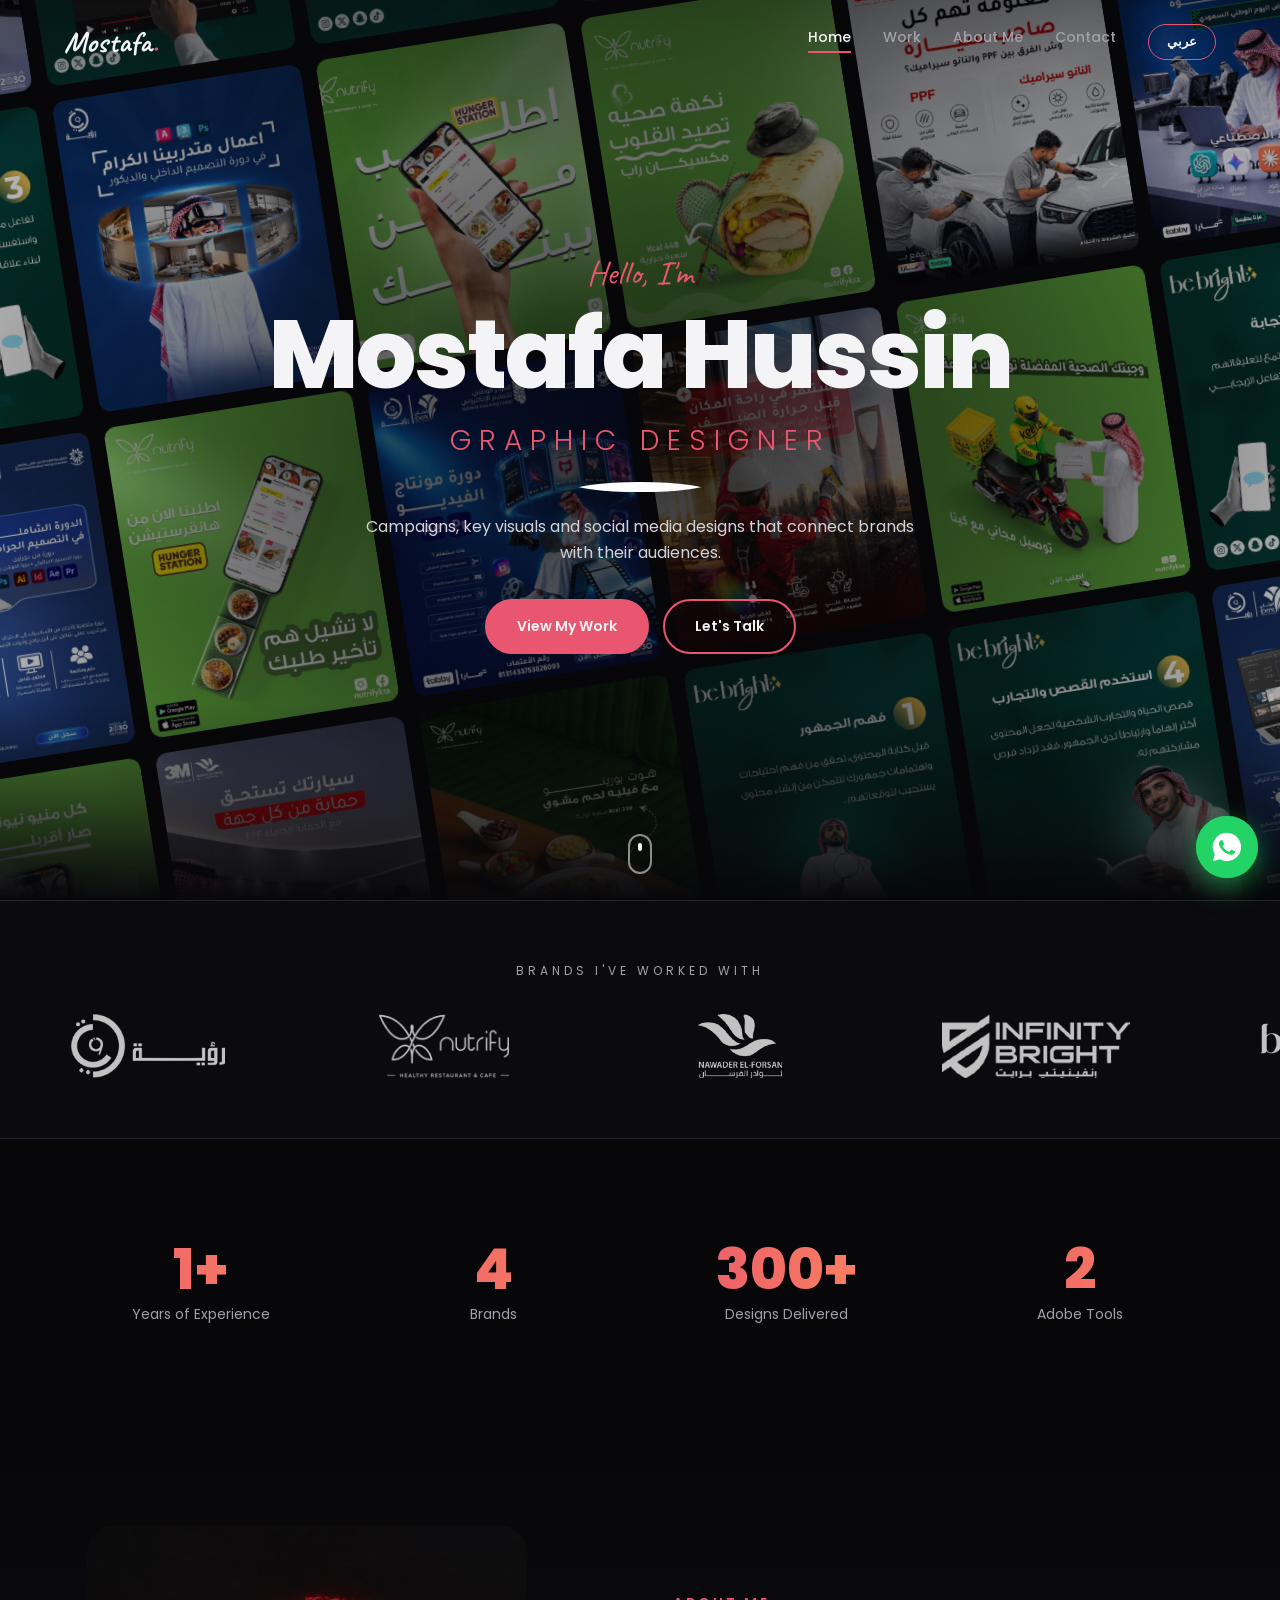
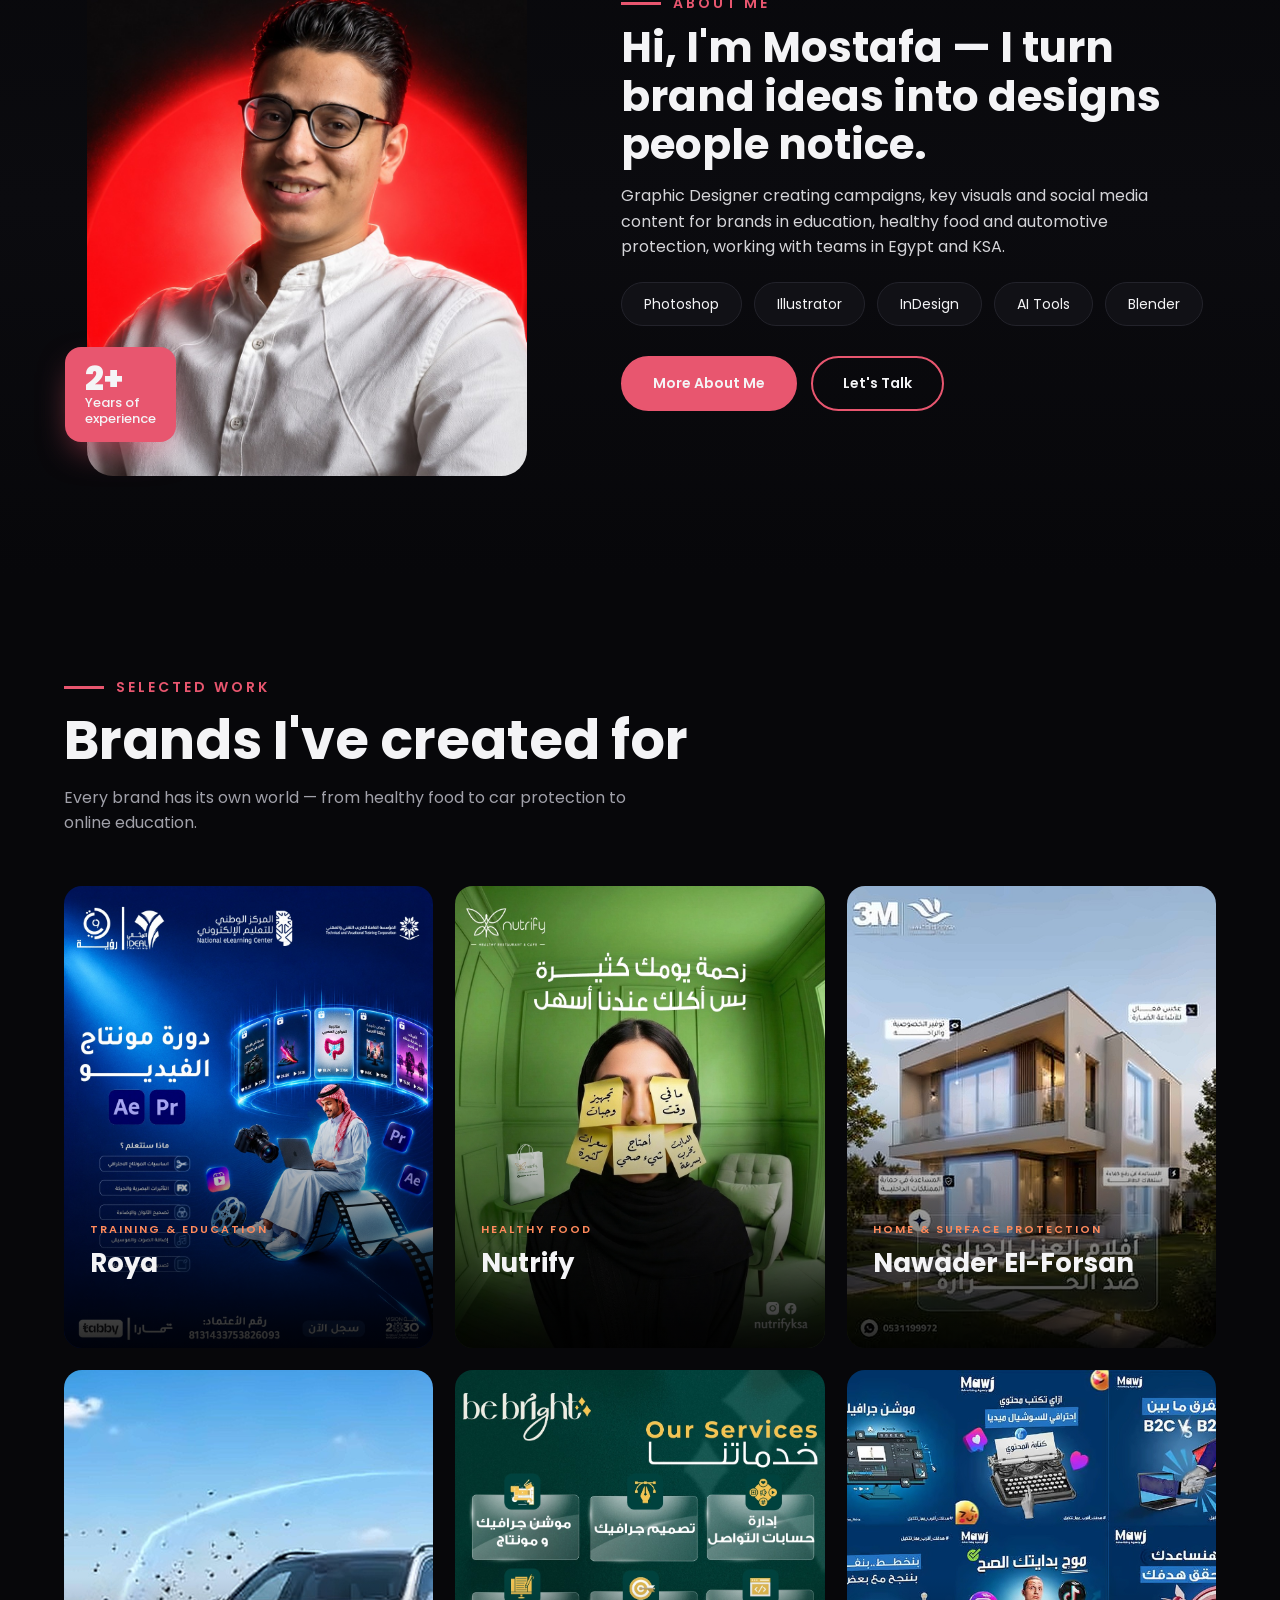
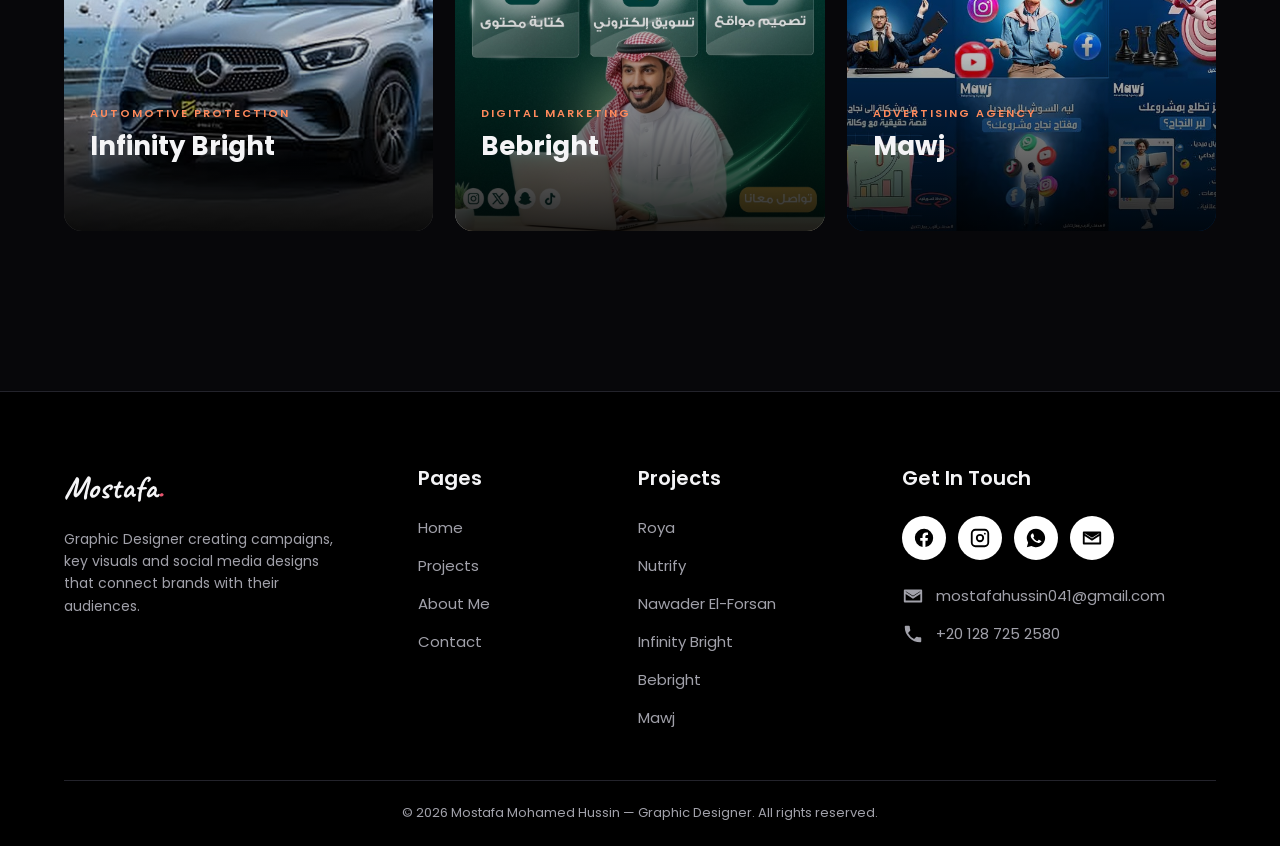
<file: index.html>
<!doctype html>
<html lang="en">
<head>
<meta charset="utf-8">
<meta name="viewport" content="width=device-width,initial-scale=1">
<title>Mostafa Hussin — Graphic Designer</title>
<meta name="description" content="Portfolio of Mostafa Mohamed Hussin, Graphic Designer specialised in social media, key visuals and brand campaigns.">
<link rel="preconnect" href="https://fonts.googleapis.com">
<link href="https://fonts.googleapis.com/css2?family=Caveat:wght@700&family=Poppins:wght@300;400;500;600;700;800&display=swap" rel="stylesheet">
<link rel="stylesheet" href="style.css">
</head>
<body>

<header class="nav"><div class="wrap">
  <a href="index.html" class="logo">Mostafa<span>.</span></a>
  <button class="burger" aria-label="menu">☰</button>
  <ul class="links">
    <li><a href="index.html" class="on">Home</a></li>
    <li><a href="index.html#work">Work</a></li>
    <li><a href="about.html">About Me</a></li>
    <li><a href="contact.html">Contact</a></li>
  </ul>
</div></header>

<!-- HERO -->
<section class="hero" style="padding:0">
  <div class="collage" id="collage"></div>
  <div class="hero-in">
    <div class="hello">Hello, I'm</div>
    <h1>Mostafa Hussin</h1>
    <div class="role">Graphic Designer</div>
    <div class="swoosh"></div>
    <p class="tag">Campaigns, key visuals and social media designs that connect brands with their audiences.</p>
    <div class="cta">
      <a href="#work" class="btn fill">View My Work</a>
      <a href="contact.html" class="btn ghost">Let's Talk</a>
    </div>
  </div>
  <div class="scroll"></div>
</section>

<!-- PARTNERS MARQUEE -->
<div class="partners">
  <p>Brands I've worked with</p>
  <div class="track" id="track"></div>
</div>

<!-- STATS -->
<section><div class="wrap stats">
  <div class="stat reveal"><b data-n="2" data-s="+">0</b><span>Years of Experience</span></div>
  <div class="stat reveal"><b data-n="6">0</b><span>Brands</span></div>
  <div class="stat reveal"><b data-n="500" data-s="+">0</b><span>Designs Delivered</span></div>
  <div class="stat reveal"><b data-n="3">0</b><span>Adobe Tools</span></div>
</div></section>

<!-- ABOUT TEASER -->
<section class="about-tease"><div class="wrap">
  <div class="at-grid">
    <div class="at-photo reveal"><img src="img/me.jpg" alt="Mostafa Hussin" loading="lazy"><span class="at-badge"><b>2+</b>Years of<br>experience</span></div>
    <div class="at-text reveal">
      <div class="eyebrow">About Me</div>
      <h2>Hi, I'm Mostafa — I turn brand ideas into designs people notice.</h2>
      <p>Graphic Designer creating campaigns, key visuals and social media content for brands in education, healthy food and automotive protection, working with teams in Egypt and KSA.</p>
      <div class="skills at-skills"><span class="skill">Photoshop</span><span class="skill">Illustrator</span><span class="skill">InDesign</span><span class="skill">AI Tools</span><span class="skill">Blender</span></div>
      <div class="cta" style="justify-content:flex-start;margin-top:30px">
        <a href="about.html" class="btn fill">More About Me</a>
        <a href="https://wa.me/201287252580" target="_blank" rel="noopener" class="btn ghost">Let's Talk</a>
      </div>
    </div>
  </div>
</div></section>

<!-- BRANDS -->
<section id="work"><div class="wrap">
  <div class="eyebrow reveal">Selected Work</div>
  <h2 class="reveal">Brands I've created for</h2>
  <p class="sub reveal">Every brand has its own world — from healthy food to car protection to online education.</p>

  <div class="brands">
    <a class="brand reveal" href="roya.html" style="--c:#2563ff;background-image:url(img/brands/roya.jpg),linear-gradient(135deg,#0a2a8a,#2f7bff)">
      <div class="brand-in"><small>Training & Education</small><h3>Roya</h3><p>Course ads, educational posts and event campaigns for a training & development center.</p><span class="more">View project →</span></div></a>
    <a class="brand reveal" href="nutrify.html" style="--c:#4cd137;background-image:url(img/brands/nutrify.jpg),linear-gradient(135deg,#0e6b1f,#6fdc3a)">
      <div class="brand-in"><small>Healthy Food</small><h3>Nutrify</h3><p>Fresh, vibrant social content for a healthy restaurant & meal-subscription brand.</p><span class="more">View project →</span></div></a>
    <a class="brand reveal" href="nawader.html" style="--c:#c0392b;background-image:url(img/brands/nawader.jpg),linear-gradient(135deg,#3a0a0a,#d63031)">
      <div class="brand-in"><small>Home & Surface Protection</small><h3>Nawader El-Forsan</h3><p>3M thermal insulation & protection films — designs for buildings and interiors.</p><span class="more">View project →</span></div></a>
    <a class="brand reveal" href="infinity.html" style="--c:#f1c40f;background-image:url(img/brands/infinity.jpg),linear-gradient(135deg,#111,#8a6d00)">
      <div class="brand-in"><small>Automotive Protection</small><h3>Infinity Bright</h3><p>PPF, ceramic coating & thermal film campaigns with a premium automotive look.</p><span class="more">View project →</span></div></a>
    <a class="brand reveal" href="bebright.html" style="--c:#1abc9c;background-image:url(img/brands/bebright.jpg),linear-gradient(135deg,#063d33,#12a58a)">
      <div class="brand-in"><small>Digital Marketing</small><h3>Bebright</h3><p>Educational carousels and service posts for a digital marketing agency.</p><span class="more">View project →</span></div></a>
    <a class="brand reveal" href="mawj.html" style="--c:#3a86ff;background-image:url(img/brands/mawj.jpg),linear-gradient(135deg,#041a52,#1565d8)">
      <div class="brand-in"><small>Advertising Agency</small><h3>Mawj</h3><p>Social media designs and website banners for an advertising agency.</p><span class="more">View project →</span></div></a>
  </div>
</div></section>

<footer class="foot"><div class="wrap">
  <div class="foot-grid">
    <div class="fcol brandcol">
      <a href="index.html" class="logo">Mostafa<span>.</span></a>
      <p>Graphic Designer creating campaigns, key visuals and social media designs that connect brands with their audiences.</p>
    </div>
    <div class="fcol"><h4>Pages</h4>
      <a href="index.html">Home</a><a href="index.html#work">Projects</a><a href="about.html">About Me</a><a href="contact.html">Contact</a></div>
    <div class="fcol"><h4>Projects</h4>
      <a href="roya.html">Roya</a><a href="nutrify.html">Nutrify</a><a href="nawader.html">Nawader El-Forsan</a><a href="infinity.html">Infinity Bright</a><a href="bebright.html">Bebright</a><a href="mawj.html">Mawj</a></div>
    <div class="fcol"><h4>Get In Touch</h4>
      <div class="soc">
        <a href="https://www.facebook.com/mostafa.hussin.355" target="_blank" rel="noopener" aria-label="Facebook"><svg viewBox="0 0 24 24"><path d="M22 12a10 10 0 1 0-11.6 9.9v-7H7.9V12h2.5V9.8c0-2.5 1.5-3.9 3.8-3.9 1.1 0 2.2.2 2.2.2v2.5h-1.3c-1.200 0-1.600.8-1.600 1.600V12h2.800l-.4 2.900h-2.300v7A10 10 0 0 0 22 12z"/></svg></a>
        <a href="https://www.instagram.com/mostafa_hussin98/" target="_blank" rel="noopener" aria-label="Instagram"><svg viewBox="0 0 24 24"><path d="M7 2h10a5 5 0 0 1 5 5v10a5 5 0 0 1-5 5H7a5 5 0 0 1-5-5V7a5 5 0 0 1 5-5zm0 2a3 3 0 0 0-3 3v10a3 3 0 0 0 3 3h10a3 3 0 0 0 3-3V7a3 3 0 0 0-3-3H7zm5 3.500a4.500 4.500 0 1 1 0 9 4.500 4.500 0 0 1 0-9zm0 2a2.500 2.500 0 1 0 0 5 2.500 2.500 0 0 0 0-5zm5.300-3.200a1 1 0 1 1 0 2 1 1 0 0 1 0-2z"/></svg></a>
        <a href="https://wa.me/201287252580" target="_blank" rel="noopener" aria-label="WhatsApp"><svg viewBox="0 0 24 24"><path d="M12 2a10 10 0 0 0-8.6 15.1L2 22l5-1.3A10 10 0 1 0 12 2zm5.200 14.200c-.2.6-1.300 1.200-1.800 1.200-.5.100-1 .2-3.300-.7-2.800-1.200-4.600-4-4.700-4.200-.1-.2-1.100-1.500-1.100-2.800s.7-2 1-2.200c.2-.3.500-.3.700-.3h.5c.2 0 .4 0 .6.500l.8 2c.1.200.1.300 0 .5l-.3.400-.4.500c-.1.100-.3.300-.1.600.2.300.8 1.300 1.700 2.100 1.200 1 2.100 1.300 2.400 1.500.3.100.5.100.6-.1l.9-1.100c.2-.3.400-.2.600-.1l1.900.9c.3.100.5.200.5.300.1.200.1.700-.1 1.200z"/></svg></a>
        <a href="mailto:mostafahussin041@gmail.com" aria-label="Email"><svg viewBox="0 0 24 24"><path d="M3 5h18a1 1 0 0 1 1 1v12a1 1 0 0 1-1 1H3a1 1 0 0 1-1-1V6a1 1 0 0 1 1-1zm9 6.800L4.500 7H4v.4l8 5.200 8-5.200V7h-.5L12 11.800zM4 9.800V17h16V9.800l-8 5.200-8-5.200z"/></svg></a>
      </div>
      <a class="ci" href="mailto:mostafahussin041@gmail.com"><svg viewBox="0 0 24 24"><path d="M3 5h18a1 1 0 0 1 1 1v12a1 1 0 0 1-1 1H3a1 1 0 0 1-1-1V6a1 1 0 0 1 1-1zm9 6.800L4.500 7H4v.4l8 5.200 8-5.200V7h-.5L12 11.800zM4 9.800V17h16V9.800l-8 5.200-8-5.200z"/></svg>mostafahussin041@gmail.com</a>
      <a class="ci" href="https://wa.me/201287252580" target="_blank" rel="noopener"><svg viewBox="0 0 24 24"><path d="M6.600 10.800a15 15 0 0 0 6.600 6.600l2.200-2.200a1 1 0 0 1 1-.25 11.400 11.400 0 0 0 3.600.57 1 1 0 0 1 1 1V20a1 1 0 0 1-1 1A17 17 0 0 1 3 4a1 1 0 0 1 1-1h3.500a1 1 0 0 1 1 1c0 1.250.2 2.450.57 3.570a1 1 0 0 1-.25 1z"/></svg>+20 128 725 2580</a>
    </div>
  </div>
  <div class="copy">© 2026 Mostafa Mohamed Hussin — Graphic Designer. All rights reserved.</div>
</div></footer>
<a class="wa-float" href="https://wa.me/201287252580?text=Hello%20Mostafa%2C%20I%20saw%20your%20portfolio%20and%20I%27d%20like%20to%20talk%20about%20a%20project." target="_blank" rel="noopener" aria-label="WhatsApp"><svg viewBox="0 0 24 24"><path d="M12 2a10 10 0 0 0-8.6 15.1L2 22l5-1.3A10 10 0 1 0 12 2zm5.2 14.2c-.2.6-1.3 1.2-1.8 1.2-.5.1-1 .2-3.3-.7-2.8-1.2-4.6-4-4.7-4.2-.1-.2-1.1-1.5-1.1-2.8s.7-2 1-2.2c.2-.3.5-.3.7-.3h.5c.2 0 .4 0 .6.5l.8 2c.1.2.1.3 0 .5l-.3.4-.4.5c-.1.1-.3.3-.1.6.2.3.8 1.3 1.7 2.1 1.2 1 2.1 1.3 2.4 1.5.3.1.5.1.6-.1l.9-1.100c.2-.3.4-.2.6-.1l1.9.9c.3.1.5.2.5.3.1.2.1.7-.1 1.2z"/></svg></a>
<script src="script.js"></script><script src="extras.js"></script>
</body>
</html>
</file>
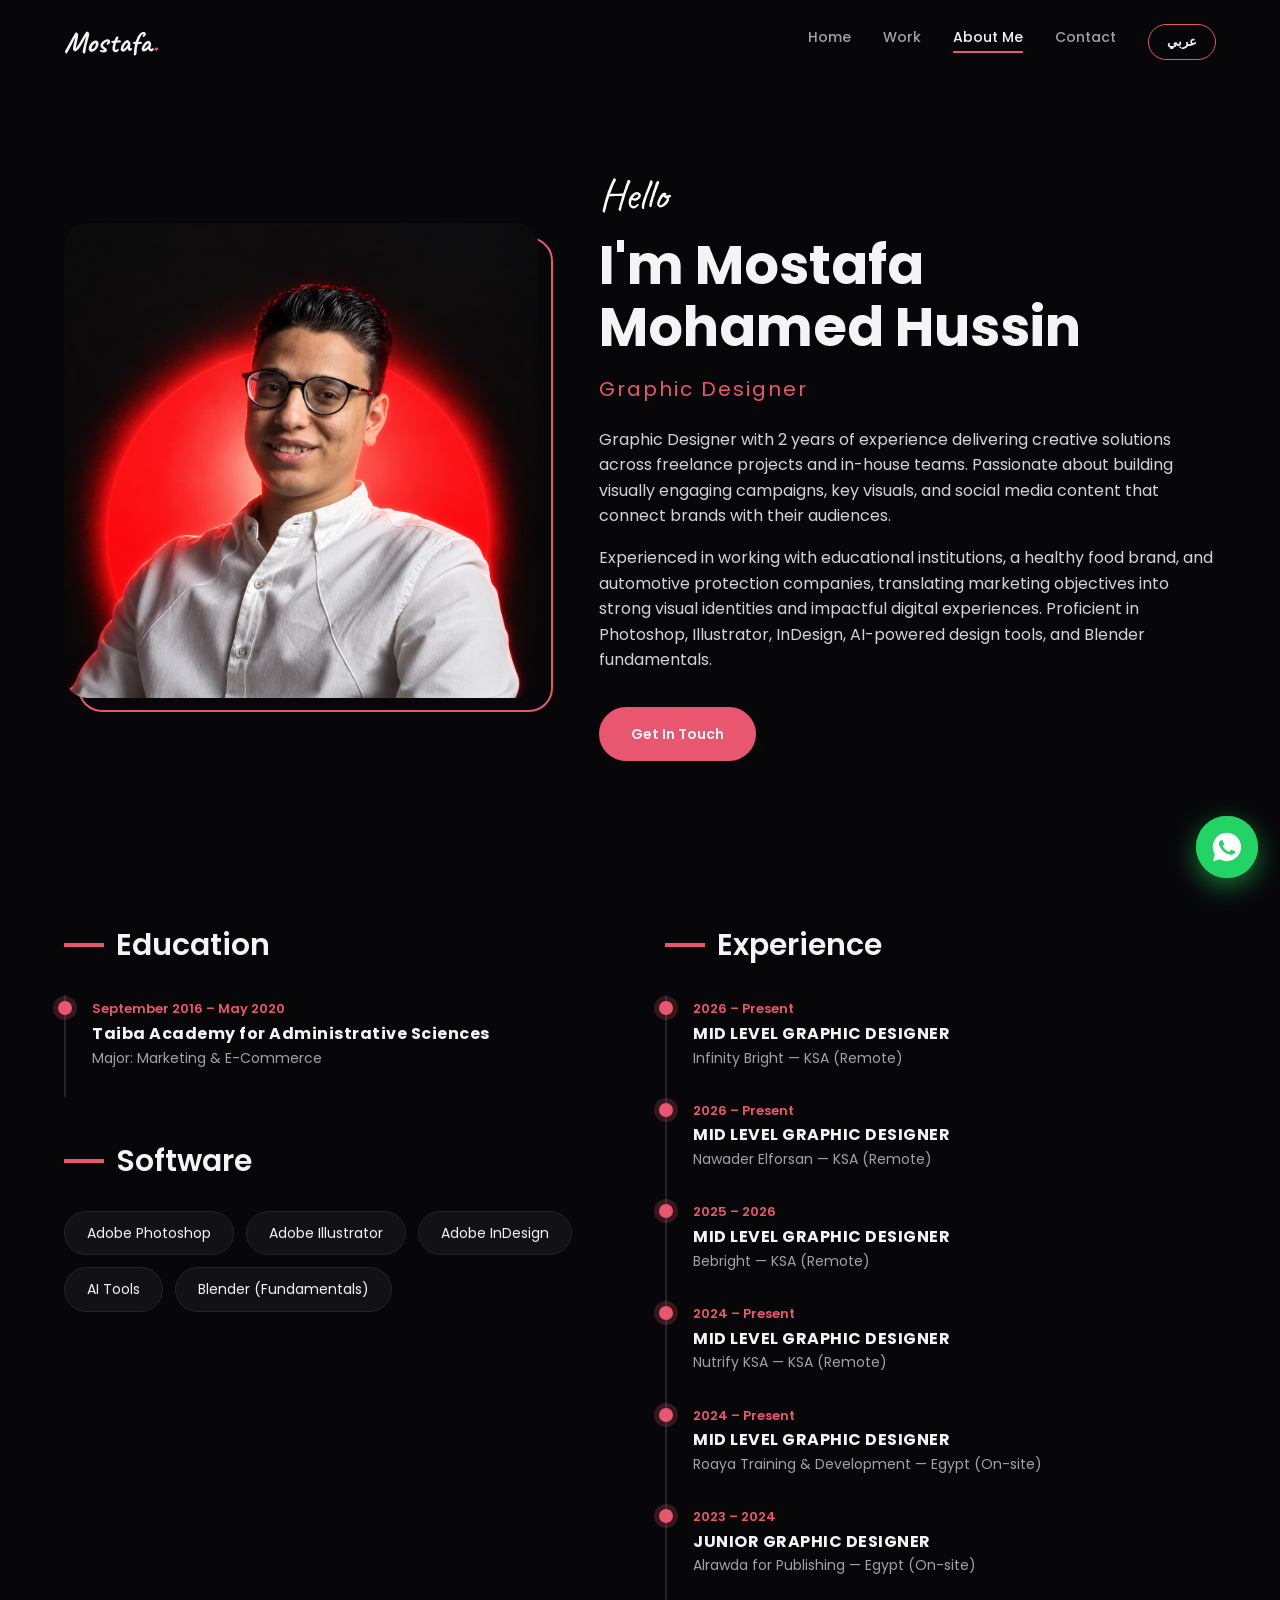
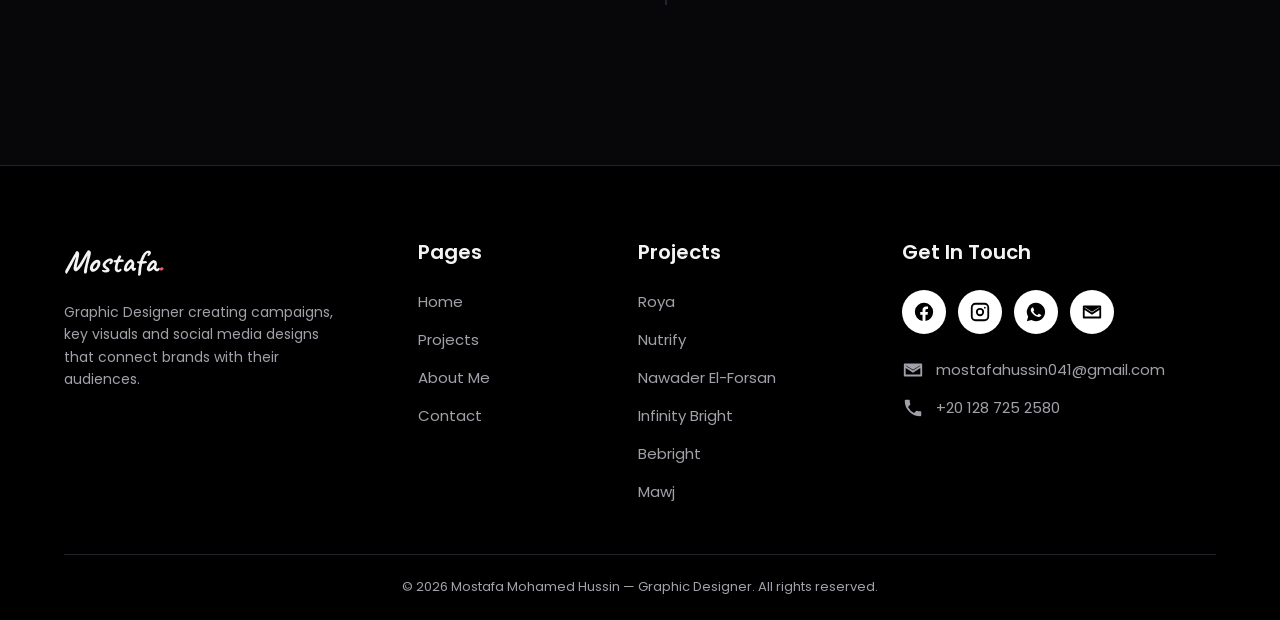
<file: about.html>
<!doctype html>
<html lang="en">
<head>
<meta charset="utf-8">
<meta name="viewport" content="width=device-width,initial-scale=1">
<title>About Me — Mostafa Hussin</title>
<link href="https://fonts.googleapis.com/css2?family=Caveat:wght@700&family=Poppins:wght@300;400;500;600;700;800&display=swap" rel="stylesheet">
<link rel="stylesheet" href="style.css">
</head>
<body>
<header class="nav solid"><div class="wrap">
  <a href="index.html" class="logo">Mostafa<span>.</span></a>
  <button class="burger" aria-label="menu">☰</button>
  <ul class="links">
    <li><a href="index.html">Home</a></li>
    <li><a href="index.html#work">Work</a></li>
    <li><a href="about.html" class="on">About Me</a></li>
    <li><a href="contact.html">Contact</a></li>
  </ul>
</div></header>

<div class="page-top"><div class="wrap">
  <div class="about-grid">
    <div class="photo reveal" role="img" aria-label="Mostafa Hussin"></div>
    <div class="reveal">
      <div class="hello" style="color:#fff;font-family:'Caveat',cursive;font-size:44px">Hello</div>
      <h2 style="margin-top:0">I'm Mostafa Mohamed Hussin</h2>
      <div class="role" style="font-size:20px;letter-spacing:2px;text-transform:none;margin:0 0 22px;font-weight:400">Graphic Designer</div>
      <p>Graphic Designer with 2 years of experience delivering creative solutions across freelance projects and in-house teams. Passionate about building visually engaging campaigns, key visuals, and social media content that connect brands with their audiences.</p>
      <p>Experienced in working with educational institutions, a healthy food brand, and automotive protection companies, translating marketing objectives into strong visual identities and impactful digital experiences. Proficient in Photoshop, Illustrator, InDesign, AI-powered design tools, and Blender fundamentals.</p>
      <div class="cta" style="justify-content:flex-start"><a href="contact.html" class="btn fill">Get In Touch</a></div>
    </div>
  </div>
</div></div>

<section><div class="wrap cols">
  <div>
    <div class="title reveal">Education</div>
    <div class="tl reveal">
      <div class="item"><span class="d">September 2016 – May 2020</span><h4>Taiba Academy for Administrative Sciences</h4><p>Major: Marketing & E-Commerce</p></div>
    </div>
    <div class="title reveal" style="margin-top:40px">Software</div>
    <div class="skills reveal">
      <span class="skill">Adobe Photoshop</span><span class="skill">Adobe Illustrator</span><span class="skill">Adobe InDesign</span><span class="skill">AI Tools</span><span class="skill">Blender (Fundamentals)</span>
    </div>
  </div>
  <div>
    <div class="title reveal">Experience</div>
    <div class="tl reveal">
      <div class="item"><span class="d">2026 – Present</span><h4>MID LEVEL GRAPHIC DESIGNER</h4><p>Infinity Bright — KSA (Remote)</p></div>
      <div class="item"><span class="d">2026 – Present</span><h4>MID LEVEL GRAPHIC DESIGNER</h4><p>Nawader Elforsan — KSA (Remote)</p></div>
      <div class="item"><span class="d">2025 – 2026</span><h4>MID LEVEL GRAPHIC DESIGNER</h4><p>Bebright — KSA (Remote)</p></div>
      <div class="item"><span class="d">2024 – Present</span><h4>MID LEVEL GRAPHIC DESIGNER</h4><p>Nutrify KSA — KSA (Remote)</p></div>
      <div class="item"><span class="d">2024 – Present</span><h4>MID LEVEL GRAPHIC DESIGNER</h4><p>Roaya Training & Development — Egypt (On-site)</p></div>
      <div class="item"><span class="d">2023 – 2024</span><h4>JUNIOR GRAPHIC DESIGNER</h4><p>Alrawda for Publishing — Egypt (On-site)</p></div>
    </div>
  </div>
</div></section>

<footer class="foot"><div class="wrap">
  <div class="foot-grid">
    <div class="fcol brandcol">
      <a href="index.html" class="logo">Mostafa<span>.</span></a>
      <p>Graphic Designer creating campaigns, key visuals and social media designs that connect brands with their audiences.</p>
    </div>
    <div class="fcol"><h4>Pages</h4>
      <a href="index.html">Home</a><a href="index.html#work">Projects</a><a href="about.html">About Me</a><a href="contact.html">Contact</a></div>
    <div class="fcol"><h4>Projects</h4>
      <a href="roya.html">Roya</a><a href="nutrify.html">Nutrify</a><a href="nawader.html">Nawader El-Forsan</a><a href="infinity.html">Infinity Bright</a><a href="bebright.html">Bebright</a><a href="mawj.html">Mawj</a></div>
    <div class="fcol"><h4>Get In Touch</h4>
      <div class="soc">
        <a href="https://www.facebook.com/mostafa.hussin.355" target="_blank" rel="noopener" aria-label="Facebook"><svg viewBox="0 0 24 24"><path d="M22 12a10 10 0 1 0-11.6 9.9v-7H7.9V12h2.5V9.8c0-2.5 1.5-3.9 3.8-3.9 1.1 0 2.2.2 2.2.2v2.5h-1.3c-1.200 0-1.600.8-1.600 1.600V12h2.800l-.4 2.900h-2.300v7A10 10 0 0 0 22 12z"/></svg></a>
        <a href="https://www.instagram.com/mostafa_hussin98/" target="_blank" rel="noopener" aria-label="Instagram"><svg viewBox="0 0 24 24"><path d="M7 2h10a5 5 0 0 1 5 5v10a5 5 0 0 1-5 5H7a5 5 0 0 1-5-5V7a5 5 0 0 1 5-5zm0 2a3 3 0 0 0-3 3v10a3 3 0 0 0 3 3h10a3 3 0 0 0 3-3V7a3 3 0 0 0-3-3H7zm5 3.500a4.500 4.500 0 1 1 0 9 4.500 4.500 0 0 1 0-9zm0 2a2.500 2.500 0 1 0 0 5 2.500 2.500 0 0 0 0-5zm5.300-3.200a1 1 0 1 1 0 2 1 1 0 0 1 0-2z"/></svg></a>
        <a href="https://wa.me/201287252580" target="_blank" rel="noopener" aria-label="WhatsApp"><svg viewBox="0 0 24 24"><path d="M12 2a10 10 0 0 0-8.6 15.1L2 22l5-1.3A10 10 0 1 0 12 2zm5.200 14.200c-.2.6-1.300 1.200-1.800 1.200-.5.100-1 .2-3.300-.7-2.800-1.200-4.600-4-4.700-4.200-.1-.2-1.100-1.500-1.100-2.800s.7-2 1-2.200c.2-.3.500-.3.700-.3h.5c.2 0 .4 0 .6.500l.8 2c.1.200.1.300 0 .5l-.3.400-.4.500c-.1.100-.3.300-.1.600.2.300.8 1.300 1.700 2.100 1.200 1 2.100 1.300 2.400 1.500.3.100.5.100.6-.1l.9-1.100c.2-.3.400-.2.600-.1l1.900.9c.3.100.5.200.5.300.1.200.1.700-.1 1.200z"/></svg></a>
        <a href="mailto:mostafahussin041@gmail.com" aria-label="Email"><svg viewBox="0 0 24 24"><path d="M3 5h18a1 1 0 0 1 1 1v12a1 1 0 0 1-1 1H3a1 1 0 0 1-1-1V6a1 1 0 0 1 1-1zm9 6.800L4.500 7H4v.4l8 5.200 8-5.200V7h-.5L12 11.800zM4 9.800V17h16V9.800l-8 5.200-8-5.200z"/></svg></a>
      </div>
      <a class="ci" href="mailto:mostafahussin041@gmail.com"><svg viewBox="0 0 24 24"><path d="M3 5h18a1 1 0 0 1 1 1v12a1 1 0 0 1-1 1H3a1 1 0 0 1-1-1V6a1 1 0 0 1 1-1zm9 6.800L4.500 7H4v.4l8 5.200 8-5.200V7h-.5L12 11.800zM4 9.800V17h16V9.800l-8 5.200-8-5.200z"/></svg>mostafahussin041@gmail.com</a>
      <a class="ci" href="https://wa.me/201287252580" target="_blank" rel="noopener"><svg viewBox="0 0 24 24"><path d="M6.600 10.800a15 15 0 0 0 6.600 6.600l2.200-2.200a1 1 0 0 1 1-.25 11.400 11.400 0 0 0 3.600.57 1 1 0 0 1 1 1V20a1 1 0 0 1-1 1A17 17 0 0 1 3 4a1 1 0 0 1 1-1h3.500a1 1 0 0 1 1 1c0 1.250.2 2.450.57 3.570a1 1 0 0 1-.25 1z"/></svg>+20 128 725 2580</a>
    </div>
  </div>
  <div class="copy">© 2026 Mostafa Mohamed Hussin — Graphic Designer. All rights reserved.</div>
</div></footer>
<a class="wa-float" href="https://wa.me/201287252580?text=Hello%20Mostafa%2C%20I%20saw%20your%20portfolio%20and%20I%27d%20like%20to%20talk%20about%20a%20project." target="_blank" rel="noopener" aria-label="WhatsApp"><svg viewBox="0 0 24 24"><path d="M12 2a10 10 0 0 0-8.6 15.1L2 22l5-1.3A10 10 0 1 0 12 2zm5.2 14.2c-.2.6-1.3 1.2-1.8 1.2-.5.1-1 .2-3.3-.7-2.8-1.2-4.6-4-4.7-4.2-.1-.2-1.1-1.5-1.1-2.8s.7-2 1-2.2c.2-.3.5-.3.7-.3h.5c.2 0 .4 0 .6.5l.8 2c.1.2.1.3 0 .5l-.3.4-.4.5c-.1.1-.3.3-.1.6.2.3.8 1.3 1.7 2.1 1.2 1 2.1 1.3 2.4 1.5.3.1.5.1.6-.1l.9-1.100c.2-.3.4-.2.6-.1l1.9.9c.3.1.5.2.5.3.1.2.1.7-.1 1.2z"/></svg></a>
<script src="script.js"></script><script src="extras.js"></script>
</body>
</html>
</file>
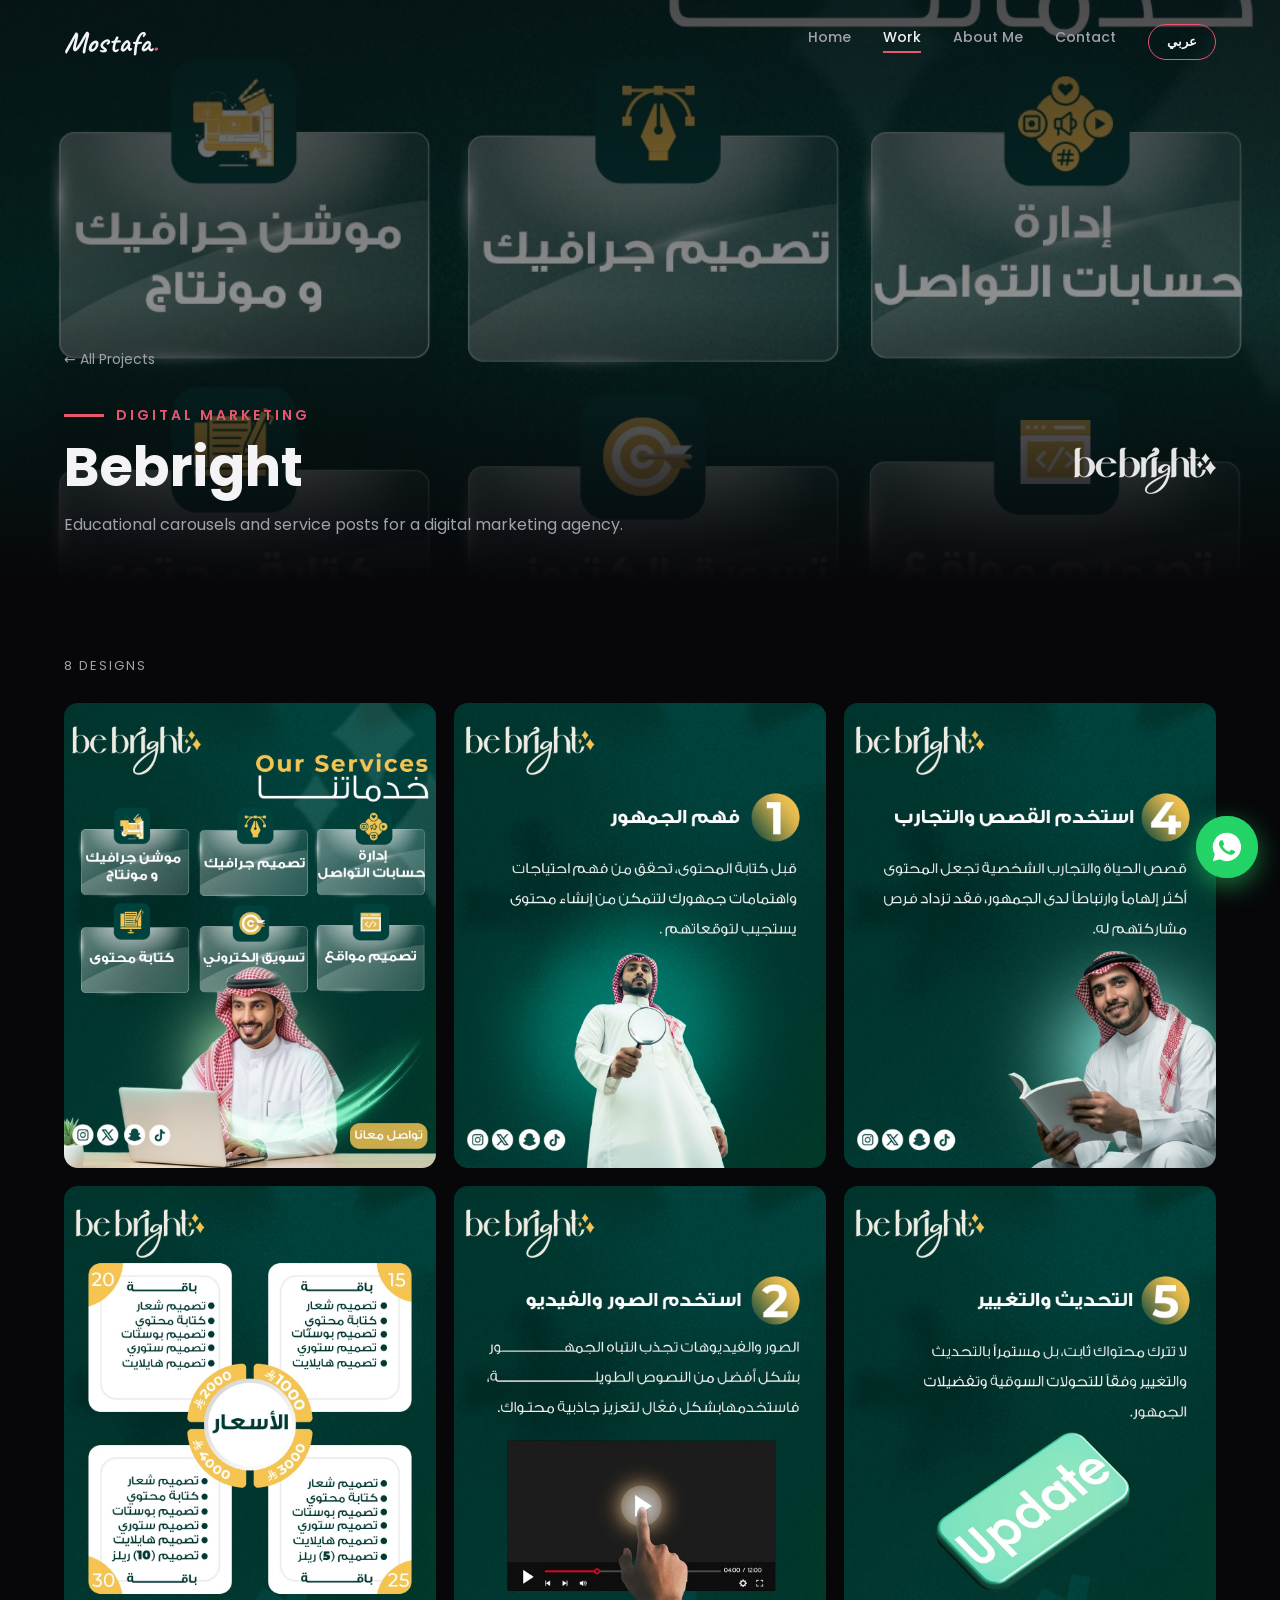
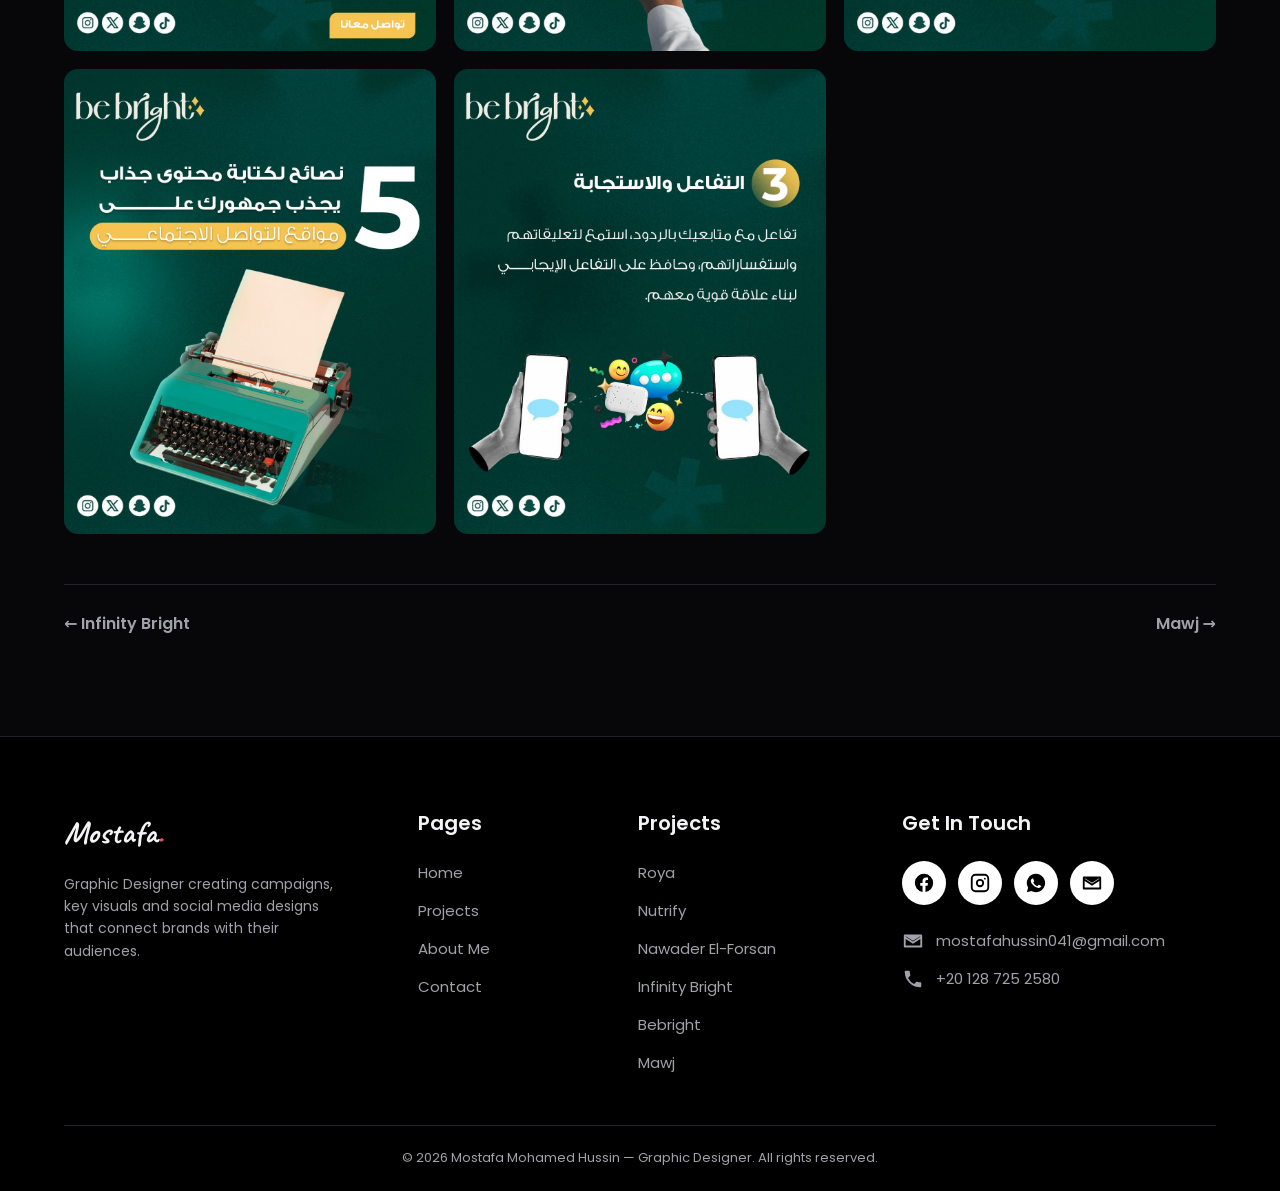
<file: bebright.html>
<!doctype html>
<html lang="en"><head><meta charset="utf-8"><meta name="viewport" content="width=device-width,initial-scale=1">
<title>Bebright — Mostafa Hussin</title>
<link href="https://fonts.googleapis.com/css2?family=Caveat:wght@700&family=Poppins:wght@300;400;500;600;700;800&display=swap" rel="stylesheet">
<script>if(location.hash==='#x')document.documentElement.classList.add('xt')</script>
<link rel="stylesheet" href="style.css"></head><body><header class="nav solid"><div class="wrap">
  <a href="index.html" class="logo">Mostafa<span>.</span></a>
  <button class="burger" aria-label="menu">☰</button>
  <ul class="links">
    <li><a href="index.html">Home</a></li>
    <li><a href="index.html#work" class="on">Work</a></li>
    <li><a href="about.html">About Me</a></li>
    <li><a href="contact.html">Contact</a></li>
  </ul>
</div></header>
<header class="cover" data-cover="bebright" style="background-image:url(img/brands/bebright.jpg)"><div class="wrap">
  <a href="index.html#work" class="back">← All Projects</a>
  <div class="proj-head">
    <div><div class="eyebrow">Digital Marketing</div><h2>Bebright</h2><p class="sub">Educational carousels and service posts for a digital marketing agency.</p></div>
    <div class="proj-logo"><img src="img/logos/bebright.png" alt="Bebright logo"></div>
  </div>
</div></header>
<div class="page-top after-cover"><div class="wrap">
  <div class="count">8 designs</div>
  <div class="gallery"><img src="img/projects/bebright/01.jpg" alt="Bebright design 1" loading="lazy"><img src="img/projects/bebright/02.jpg" alt="Bebright design 2" loading="lazy"><img src="img/projects/bebright/03.jpg" alt="Bebright design 3" loading="lazy"><img src="img/projects/bebright/04.jpg" alt="Bebright design 4" loading="lazy"><img src="img/projects/bebright/05.jpg" alt="Bebright design 5" loading="lazy"><img src="img/projects/bebright/06.jpg" alt="Bebright design 6" loading="lazy"><img src="img/projects/bebright/07.jpg" alt="Bebright design 7" loading="lazy"><img src="img/projects/bebright/08.jpg" alt="Bebright design 8" loading="lazy"></div>
  <div class="pn"><a href="infinity.html">← Infinity Bright</a><a href="mawj.html">Mawj →</a></div>
</div></div>
<footer class="foot"><div class="wrap">
  <div class="foot-grid">
    <div class="fcol brandcol">
      <a href="index.html" class="logo">Mostafa<span>.</span></a>
      <p>Graphic Designer creating campaigns, key visuals and social media designs that connect brands with their audiences.</p>
    </div>
    <div class="fcol"><h4>Pages</h4>
      <a href="index.html">Home</a><a href="index.html#work">Projects</a><a href="about.html">About Me</a><a href="contact.html">Contact</a></div>
    <div class="fcol"><h4>Projects</h4>
      <a href="roya.html">Roya</a><a href="nutrify.html">Nutrify</a><a href="nawader.html">Nawader El-Forsan</a><a href="infinity.html">Infinity Bright</a><a href="bebright.html">Bebright</a><a href="mawj.html">Mawj</a></div>
    <div class="fcol"><h4>Get In Touch</h4>
      <div class="soc">
        <a href="https://www.facebook.com/mostafa.hussin.355" target="_blank" rel="noopener" aria-label="Facebook"><svg viewBox="0 0 24 24"><path d="M22 12a10 10 0 1 0-11.6 9.9v-7H7.9V12h2.5V9.8c0-2.5 1.5-3.9 3.8-3.9 1.1 0 2.2.2 2.2.2v2.5h-1.3c-1.200 0-1.600.8-1.600 1.600V12h2.800l-.4 2.900h-2.300v7A10 10 0 0 0 22 12z"/></svg></a>
        <a href="https://www.instagram.com/mostafa_hussin98/" target="_blank" rel="noopener" aria-label="Instagram"><svg viewBox="0 0 24 24"><path d="M7 2h10a5 5 0 0 1 5 5v10a5 5 0 0 1-5 5H7a5 5 0 0 1-5-5V7a5 5 0 0 1 5-5zm0 2a3 3 0 0 0-3 3v10a3 3 0 0 0 3 3h10a3 3 0 0 0 3-3V7a3 3 0 0 0-3-3H7zm5 3.500a4.500 4.500 0 1 1 0 9 4.500 4.500 0 0 1 0-9zm0 2a2.500 2.500 0 1 0 0 5 2.500 2.500 0 0 0 0-5zm5.300-3.200a1 1 0 1 1 0 2 1 1 0 0 1 0-2z"/></svg></a>
        <a href="https://wa.me/201287252580" target="_blank" rel="noopener" aria-label="WhatsApp"><svg viewBox="0 0 24 24"><path d="M12 2a10 10 0 0 0-8.6 15.1L2 22l5-1.3A10 10 0 1 0 12 2zm5.200 14.200c-.2.6-1.300 1.200-1.800 1.200-.5.100-1 .2-3.300-.7-2.800-1.200-4.600-4-4.700-4.200-.1-.2-1.100-1.500-1.100-2.800s.7-2 1-2.200c.2-.3.500-.3.700-.3h.5c.2 0 .4 0 .6.500l.8 2c.1.200.1.300 0 .5l-.3.400-.4.500c-.1.100-.3.300-.1.600.2.300.8 1.300 1.700 2.100 1.200 1 2.100 1.300 2.400 1.500.3.100.5.100.6-.1l.9-1.100c.2-.3.400-.2.600-.1l1.900.9c.3.100.5.200.5.300.1.200.1.700-.1 1.200z"/></svg></a>
        <a href="mailto:mostafahussin041@gmail.com" aria-label="Email"><svg viewBox="0 0 24 24"><path d="M3 5h18a1 1 0 0 1 1 1v12a1 1 0 0 1-1 1H3a1 1 0 0 1-1-1V6a1 1 0 0 1 1-1zm9 6.800L4.500 7H4v.4l8 5.200 8-5.200V7h-.5L12 11.800zM4 9.800V17h16V9.800l-8 5.200-8-5.200z"/></svg></a>
      </div>
      <a class="ci" href="mailto:mostafahussin041@gmail.com"><svg viewBox="0 0 24 24"><path d="M3 5h18a1 1 0 0 1 1 1v12a1 1 0 0 1-1 1H3a1 1 0 0 1-1-1V6a1 1 0 0 1 1-1zm9 6.800L4.500 7H4v.4l8 5.200 8-5.200V7h-.5L12 11.800zM4 9.800V17h16V9.800l-8 5.200-8-5.200z"/></svg>mostafahussin041@gmail.com</a>
      <a class="ci" href="https://wa.me/201287252580" target="_blank" rel="noopener"><svg viewBox="0 0 24 24"><path d="M6.600 10.800a15 15 0 0 0 6.600 6.600l2.200-2.200a1 1 0 0 1 1-.25 11.400 11.400 0 0 0 3.600.57 1 1 0 0 1 1 1V20a1 1 0 0 1-1 1A17 17 0 0 1 3 4a1 1 0 0 1 1-1h3.500a1 1 0 0 1 1 1c0 1.250.2 2.450.57 3.570a1 1 0 0 1-.25 1z"/></svg>+20 128 725 2580</a>
    </div>
  </div>
  <div class="copy">© 2026 Mostafa Mohamed Hussin — Graphic Designer. All rights reserved.</div>
</div></footer>
<a class="wa-float" href="https://wa.me/201287252580?text=Hello%20Mostafa%2C%20I%20saw%20your%20portfolio%20and%20I%27d%20like%20to%20talk%20about%20a%20project." target="_blank" rel="noopener" aria-label="WhatsApp"><svg viewBox="0 0 24 24"><path d="M12 2a10 10 0 0 0-8.6 15.1L2 22l5-1.3A10 10 0 1 0 12 2zm5.2 14.2c-.2.6-1.3 1.2-1.8 1.2-.5.1-1 .2-3.3-.7-2.8-1.2-4.6-4-4.7-4.2-.1-.2-1.1-1.5-1.1-2.8s.7-2 1-2.2c.2-.3.5-.3.7-.3h.5c.2 0 .4 0 .6.5l.8 2c.1.2.1.3 0 .5l-.3.4-.4.5c-.1.1-.3.3-.1.6.2.3.8 1.3 1.7 2.1 1.2 1 2.1 1.3 2.4 1.5.3.1.5.1.6-.1l.9-1.100c.2-.3.4-.2.6-.1l1.9.9c.3.1.5.2.5.3.1.2.1.7-.1 1.2z"/></svg></a>
<script src="script.js"></script><script src="extras.js"></script></body></html>
</file>
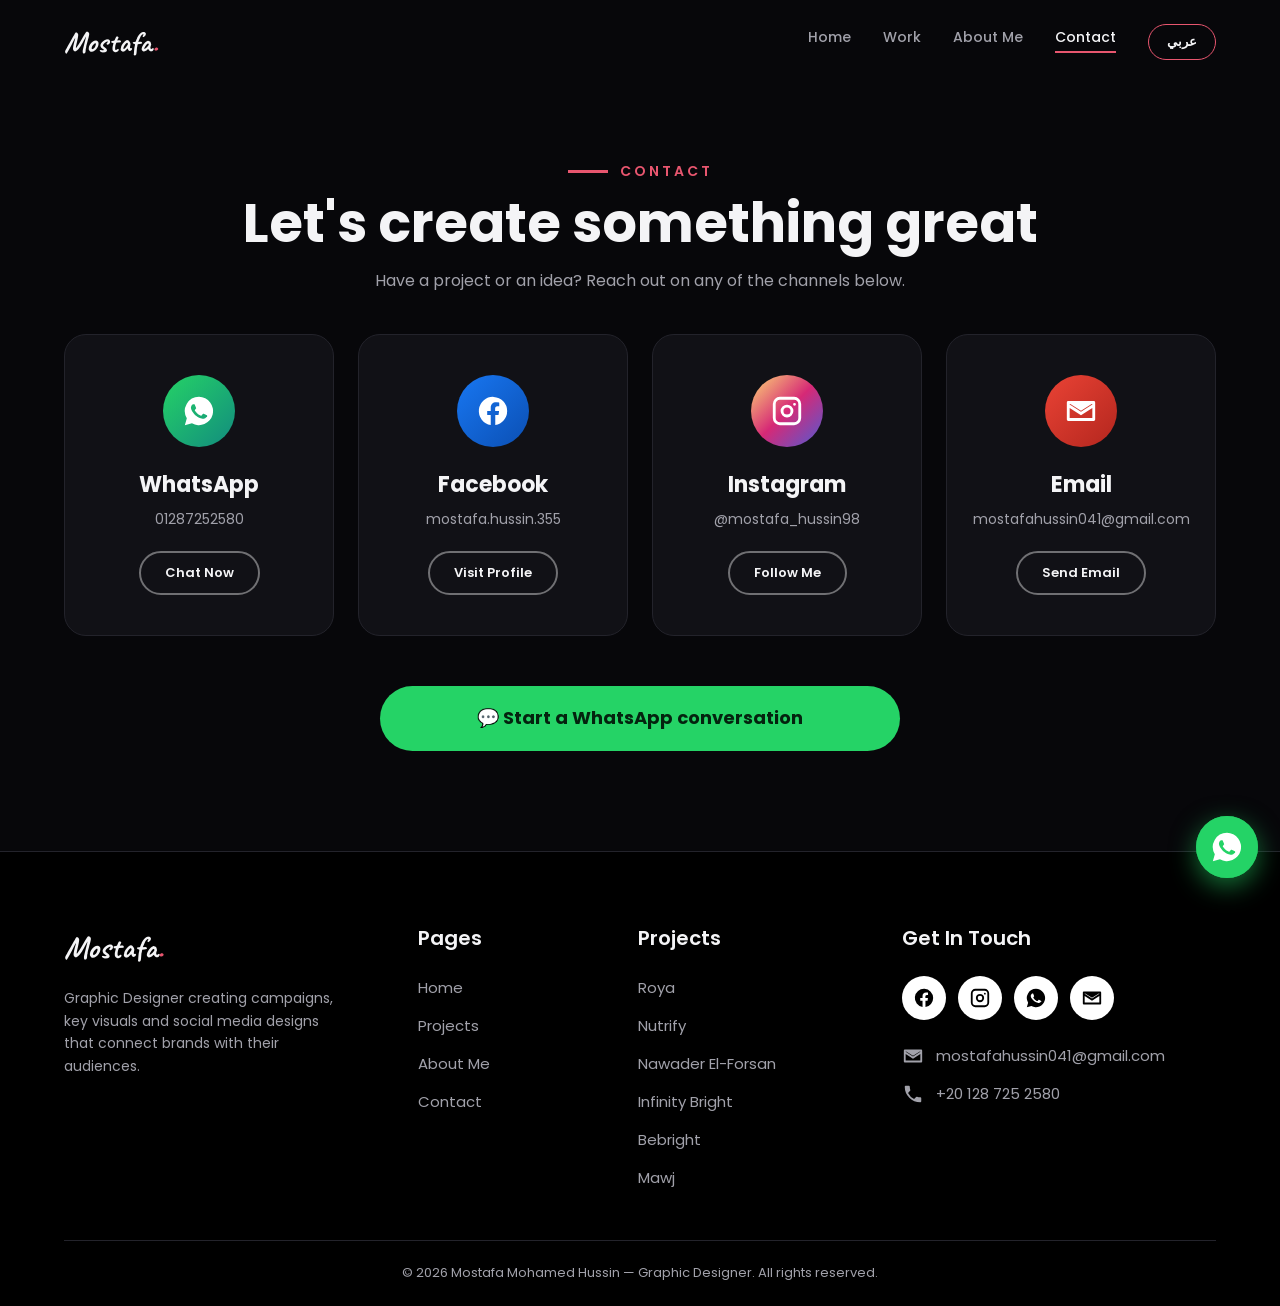
<file: contact.html>
<!doctype html>
<html lang="en">
<head>
<meta charset="utf-8">
<meta name="viewport" content="width=device-width,initial-scale=1">
<title>Contact — Mostafa Hussin</title>
<link href="https://fonts.googleapis.com/css2?family=Caveat:wght@700&family=Poppins:wght@300;400;500;600;700;800&display=swap" rel="stylesheet">
<link rel="stylesheet" href="style.css">
</head>
<body>
<header class="nav solid"><div class="wrap">
  <a href="index.html" class="logo">Mostafa<span>.</span></a>
  <button class="burger" aria-label="menu">☰</button>
  <ul class="links">
    <li><a href="index.html">Home</a></li>
    <li><a href="index.html#work">Work</a></li>
    <li><a href="about.html">About Me</a></li>
    <li><a href="contact.html" class="on">Contact</a></li>
  </ul>
</div></header>

<div class="page-top"><div class="wrap" style="text-align:center">
  <div class="eyebrow reveal" style="justify-content:center">Contact</div>
  <h2 class="reveal">Let's create something great</h2>
  <p class="sub reveal" style="margin:0 auto">Have a project or an idea? Reach out on any of the channels below.</p>

  <div class="contact-grid">
    <a class="c-card reveal" style="--g:linear-gradient(135deg,#25d366,#128c7e)" href="https://wa.me/201287252580" target="_blank" rel="noopener">
      <div class="ic"><svg viewBox="0 0 24 24"><path d="M12 2a10 10 0 0 0-8.6 15.1L2 22l5-1.3A10 10 0 1 0 12 2zm5.2 14.2c-.2.6-1.300 1.200-1.800 1.200-.5.100-1 .2-3.300-.7-2.800-1.200-4.600-4-4.700-4.200-.1-.2-1.100-1.500-1.100-2.800s.7-2 1-2.200c.2-.3.500-.3.700-.3h.5c.2 0 .4 0 .6.500l.8 2c.1.200.1.300 0 .5l-.3.400-.4.500c-.1.100-.3.300-.1.600.2.300.8 1.300 1.700 2.100 1.200 1 2.100 1.300 2.400 1.500.3.100.5.100.6-.1l.9-1.100c.2-.3.400-.2.600-.1l1.900.9c.3.100.5.200.5.300.1.200.1.700-.1 1.200z"/></svg></div>
      <h3>WhatsApp</h3><p>01287252580</p><span class="go">Chat Now</span></a>
    <a class="c-card reveal" style="--g:linear-gradient(135deg,#1877f2,#0b4fb3)" href="https://www.facebook.com/mostafa.hussin.355" target="_blank" rel="noopener">
      <div class="ic"><svg viewBox="0 0 24 24"><path d="M22 12a10 10 0 1 0-11.600 9.900v-7H7.900V12h2.500V9.800c0-2.500 1.500-3.900 3.800-3.900 1.100 0 2.200.2 2.200.2v2.500h-1.300c-1.200 0-1.600.8-1.600 1.600V12h2.800l-.4 2.900h-2.300v7A10 10 0 0 0 22 12z"/></svg></div>
      <h3>Facebook</h3><p>mostafa.hussin.355</p><span class="go">Visit Profile</span></a>
    <a class="c-card reveal" style="--g:linear-gradient(135deg,#feda75,#d62976 50%,#4f5bd5)" href="https://www.instagram.com/mostafa_hussin98/" target="_blank" rel="noopener">
      <div class="ic"><svg viewBox="0 0 24 24"><path d="M7 2h10a5 5 0 0 1 5 5v10a5 5 0 0 1-5 5H7a5 5 0 0 1-5-5V7a5 5 0 0 1 5-5zm0 2a3 3 0 0 0-3 3v10a3 3 0 0 0 3 3h10a3 3 0 0 0 3-3V7a3 3 0 0 0-3-3H7zm5 3.500a4.500 4.500 0 1 1 0 9 4.500 4.500 0 0 1 0-9zm0 2a2.500 2.500 0 1 0 0 5 2.500 2.500 0 0 0 0-5zm5.300-3.200a1 1 0 1 1 0 2 1 1 0 0 1 0-2z"/></svg></div>
      <h3>Instagram</h3><p>@mostafa_hussin98</p><span class="go">Follow Me</span></a>
    <a class="c-card reveal" style="--g:linear-gradient(135deg,#ea4335,#b3261e)" href="mailto:mostafahussin041@gmail.com">
      <div class="ic"><svg viewBox="0 0 24 24"><path d="M3 5h18a1 1 0 0 1 1 1v12a1 1 0 0 1-1 1H3a1 1 0 0 1-1-1V6a1 1 0 0 1 1-1zm9 6.800L4.500 7H4v.4l8 5.200 8-5.200V7h-.5L12 11.800zM4 9.800V17h16V9.800l-8 5.200-8-5.200z"/></svg></div>
      <h3>Email</h3><p>mostafahussin041@gmail.com</p><span class="go">Send Email</span></a>
  </div>

  <a class="big-wa reveal" href="https://wa.me/201287252580?text=Hello%20Mostafa%2C%20I%20saw%20your%20portfolio%20and%20I'd%20like%20to%20talk%20about%20a%20project." target="_blank" rel="noopener">
    💬 Start a WhatsApp conversation
  </a>
</div></div>

<footer class="foot"><div class="wrap">
  <div class="foot-grid">
    <div class="fcol brandcol">
      <a href="index.html" class="logo">Mostafa<span>.</span></a>
      <p>Graphic Designer creating campaigns, key visuals and social media designs that connect brands with their audiences.</p>
    </div>
    <div class="fcol"><h4>Pages</h4>
      <a href="index.html">Home</a><a href="index.html#work">Projects</a><a href="about.html">About Me</a><a href="contact.html">Contact</a></div>
    <div class="fcol"><h4>Projects</h4>
      <a href="roya.html">Roya</a><a href="nutrify.html">Nutrify</a><a href="nawader.html">Nawader El-Forsan</a><a href="infinity.html">Infinity Bright</a><a href="bebright.html">Bebright</a><a href="mawj.html">Mawj</a></div>
    <div class="fcol"><h4>Get In Touch</h4>
      <div class="soc">
        <a href="https://www.facebook.com/mostafa.hussin.355" target="_blank" rel="noopener" aria-label="Facebook"><svg viewBox="0 0 24 24"><path d="M22 12a10 10 0 1 0-11.6 9.9v-7H7.9V12h2.5V9.8c0-2.5 1.5-3.9 3.8-3.9 1.1 0 2.2.2 2.2.2v2.5h-1.3c-1.200 0-1.600.8-1.600 1.600V12h2.800l-.4 2.900h-2.300v7A10 10 0 0 0 22 12z"/></svg></a>
        <a href="https://www.instagram.com/mostafa_hussin98/" target="_blank" rel="noopener" aria-label="Instagram"><svg viewBox="0 0 24 24"><path d="M7 2h10a5 5 0 0 1 5 5v10a5 5 0 0 1-5 5H7a5 5 0 0 1-5-5V7a5 5 0 0 1 5-5zm0 2a3 3 0 0 0-3 3v10a3 3 0 0 0 3 3h10a3 3 0 0 0 3-3V7a3 3 0 0 0-3-3H7zm5 3.500a4.500 4.500 0 1 1 0 9 4.500 4.500 0 0 1 0-9zm0 2a2.500 2.500 0 1 0 0 5 2.500 2.500 0 0 0 0-5zm5.300-3.200a1 1 0 1 1 0 2 1 1 0 0 1 0-2z"/></svg></a>
        <a href="https://wa.me/201287252580" target="_blank" rel="noopener" aria-label="WhatsApp"><svg viewBox="0 0 24 24"><path d="M12 2a10 10 0 0 0-8.6 15.1L2 22l5-1.3A10 10 0 1 0 12 2zm5.200 14.200c-.2.6-1.300 1.200-1.800 1.200-.5.100-1 .2-3.300-.7-2.800-1.200-4.600-4-4.700-4.200-.1-.2-1.100-1.500-1.100-2.800s.7-2 1-2.200c.2-.3.500-.3.700-.3h.5c.2 0 .4 0 .6.500l.8 2c.1.200.1.300 0 .5l-.3.400-.4.500c-.1.100-.3.300-.1.600.2.300.8 1.300 1.700 2.100 1.200 1 2.100 1.300 2.400 1.500.3.100.5.100.6-.1l.9-1.100c.2-.3.400-.2.600-.1l1.900.9c.3.100.5.200.5.300.1.200.1.700-.1 1.200z"/></svg></a>
        <a href="mailto:mostafahussin041@gmail.com" aria-label="Email"><svg viewBox="0 0 24 24"><path d="M3 5h18a1 1 0 0 1 1 1v12a1 1 0 0 1-1 1H3a1 1 0 0 1-1-1V6a1 1 0 0 1 1-1zm9 6.800L4.500 7H4v.4l8 5.200 8-5.200V7h-.5L12 11.800zM4 9.800V17h16V9.800l-8 5.200-8-5.200z"/></svg></a>
      </div>
      <a class="ci" href="mailto:mostafahussin041@gmail.com"><svg viewBox="0 0 24 24"><path d="M3 5h18a1 1 0 0 1 1 1v12a1 1 0 0 1-1 1H3a1 1 0 0 1-1-1V6a1 1 0 0 1 1-1zm9 6.800L4.500 7H4v.4l8 5.200 8-5.200V7h-.5L12 11.800zM4 9.800V17h16V9.800l-8 5.200-8-5.200z"/></svg>mostafahussin041@gmail.com</a>
      <a class="ci" href="https://wa.me/201287252580" target="_blank" rel="noopener"><svg viewBox="0 0 24 24"><path d="M6.600 10.800a15 15 0 0 0 6.600 6.600l2.200-2.200a1 1 0 0 1 1-.25 11.400 11.400 0 0 0 3.600.57 1 1 0 0 1 1 1V20a1 1 0 0 1-1 1A17 17 0 0 1 3 4a1 1 0 0 1 1-1h3.500a1 1 0 0 1 1 1c0 1.250.2 2.450.57 3.570a1 1 0 0 1-.25 1z"/></svg>+20 128 725 2580</a>
    </div>
  </div>
  <div class="copy">© 2026 Mostafa Mohamed Hussin — Graphic Designer. All rights reserved.</div>
</div></footer>
<a class="wa-float" href="https://wa.me/201287252580?text=Hello%20Mostafa%2C%20I%20saw%20your%20portfolio%20and%20I%27d%20like%20to%20talk%20about%20a%20project." target="_blank" rel="noopener" aria-label="WhatsApp"><svg viewBox="0 0 24 24"><path d="M12 2a10 10 0 0 0-8.6 15.1L2 22l5-1.3A10 10 0 1 0 12 2zm5.2 14.2c-.2.6-1.3 1.2-1.8 1.2-.5.1-1 .2-3.3-.7-2.8-1.2-4.6-4-4.7-4.2-.1-.2-1.1-1.5-1.1-2.8s.7-2 1-2.2c.2-.3.5-.3.7-.3h.5c.2 0 .4 0 .6.5l.8 2c.1.2.1.3 0 .5l-.3.4-.4.5c-.1.1-.3.3-.1.6.2.3.8 1.3 1.7 2.1 1.2 1 2.1 1.3 2.4 1.5.3.1.5.1.6-.1l.9-1.100c.2-.3.4-.2.6-.1l1.9.9c.3.1.5.2.5.3.1.2.1.7-.1 1.2z"/></svg></a>
<script src="script.js"></script><script src="extras.js"></script>
</body>
</html>
</file>
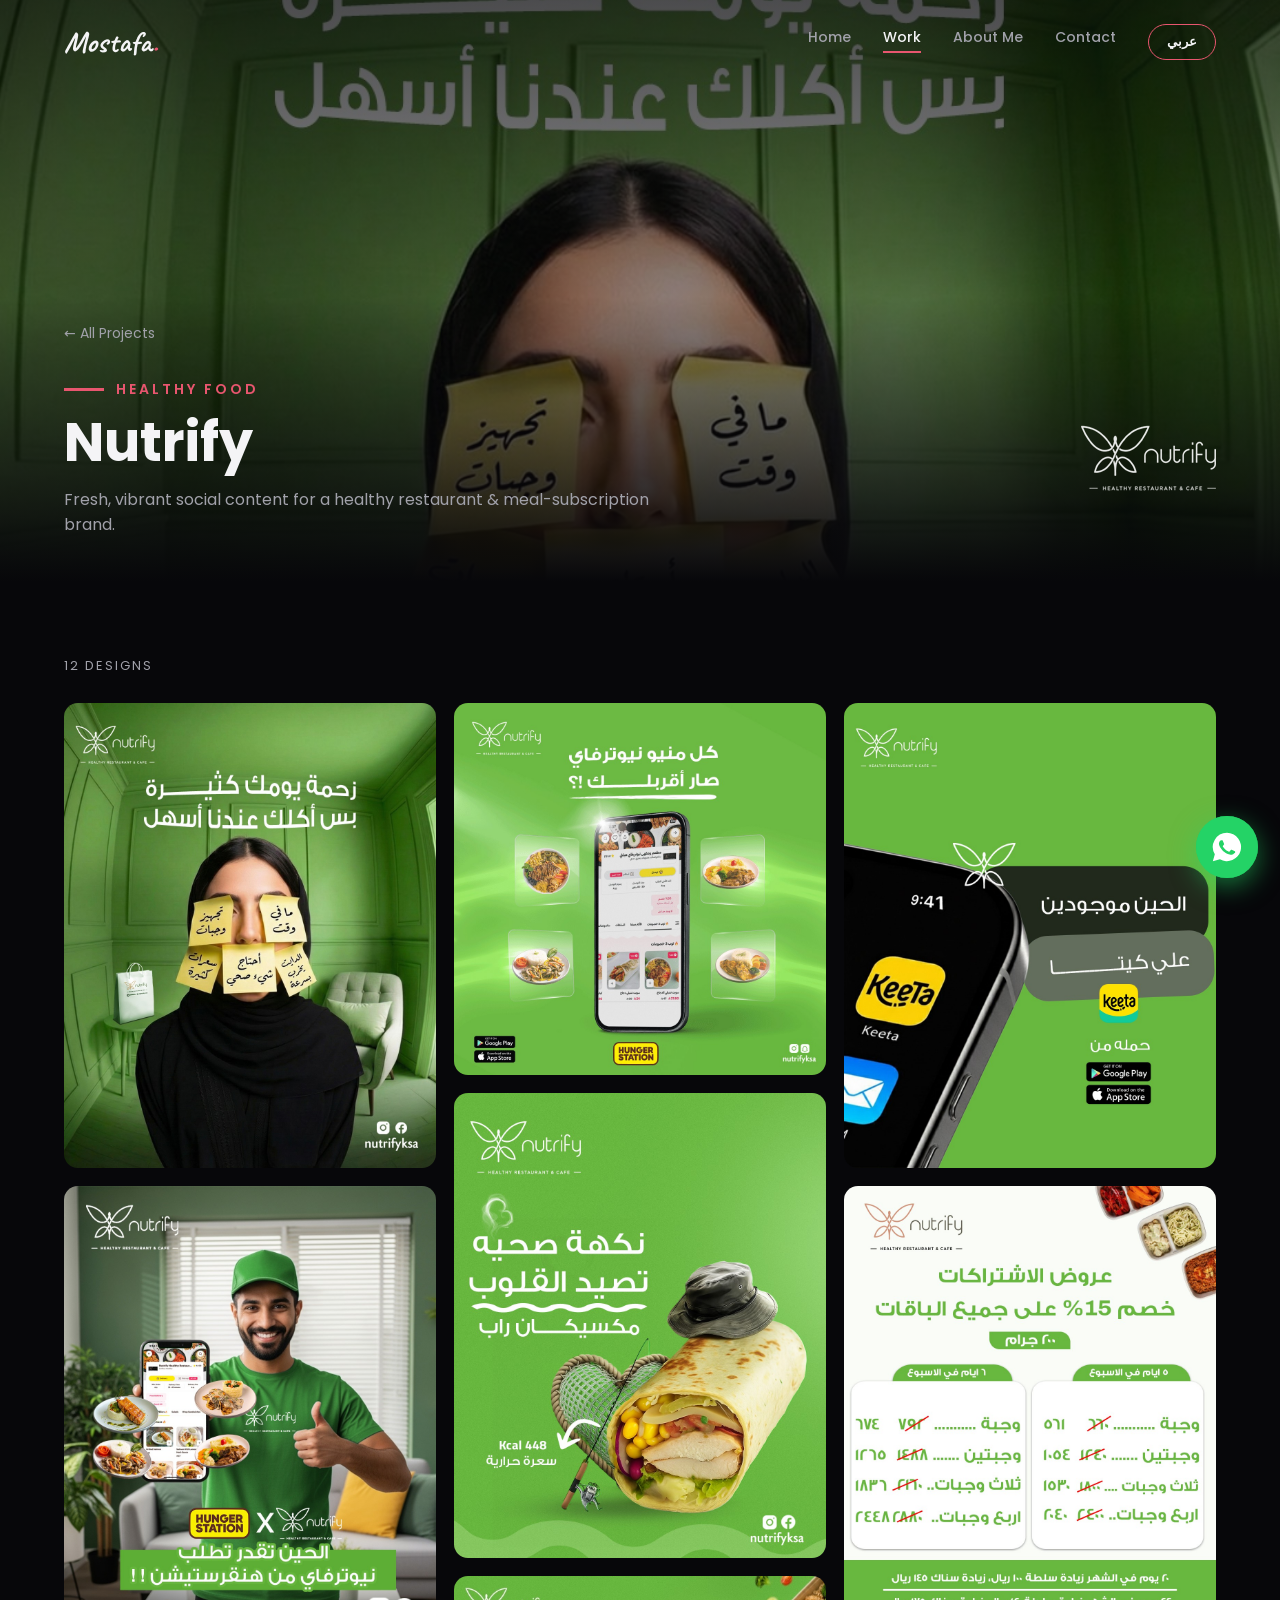
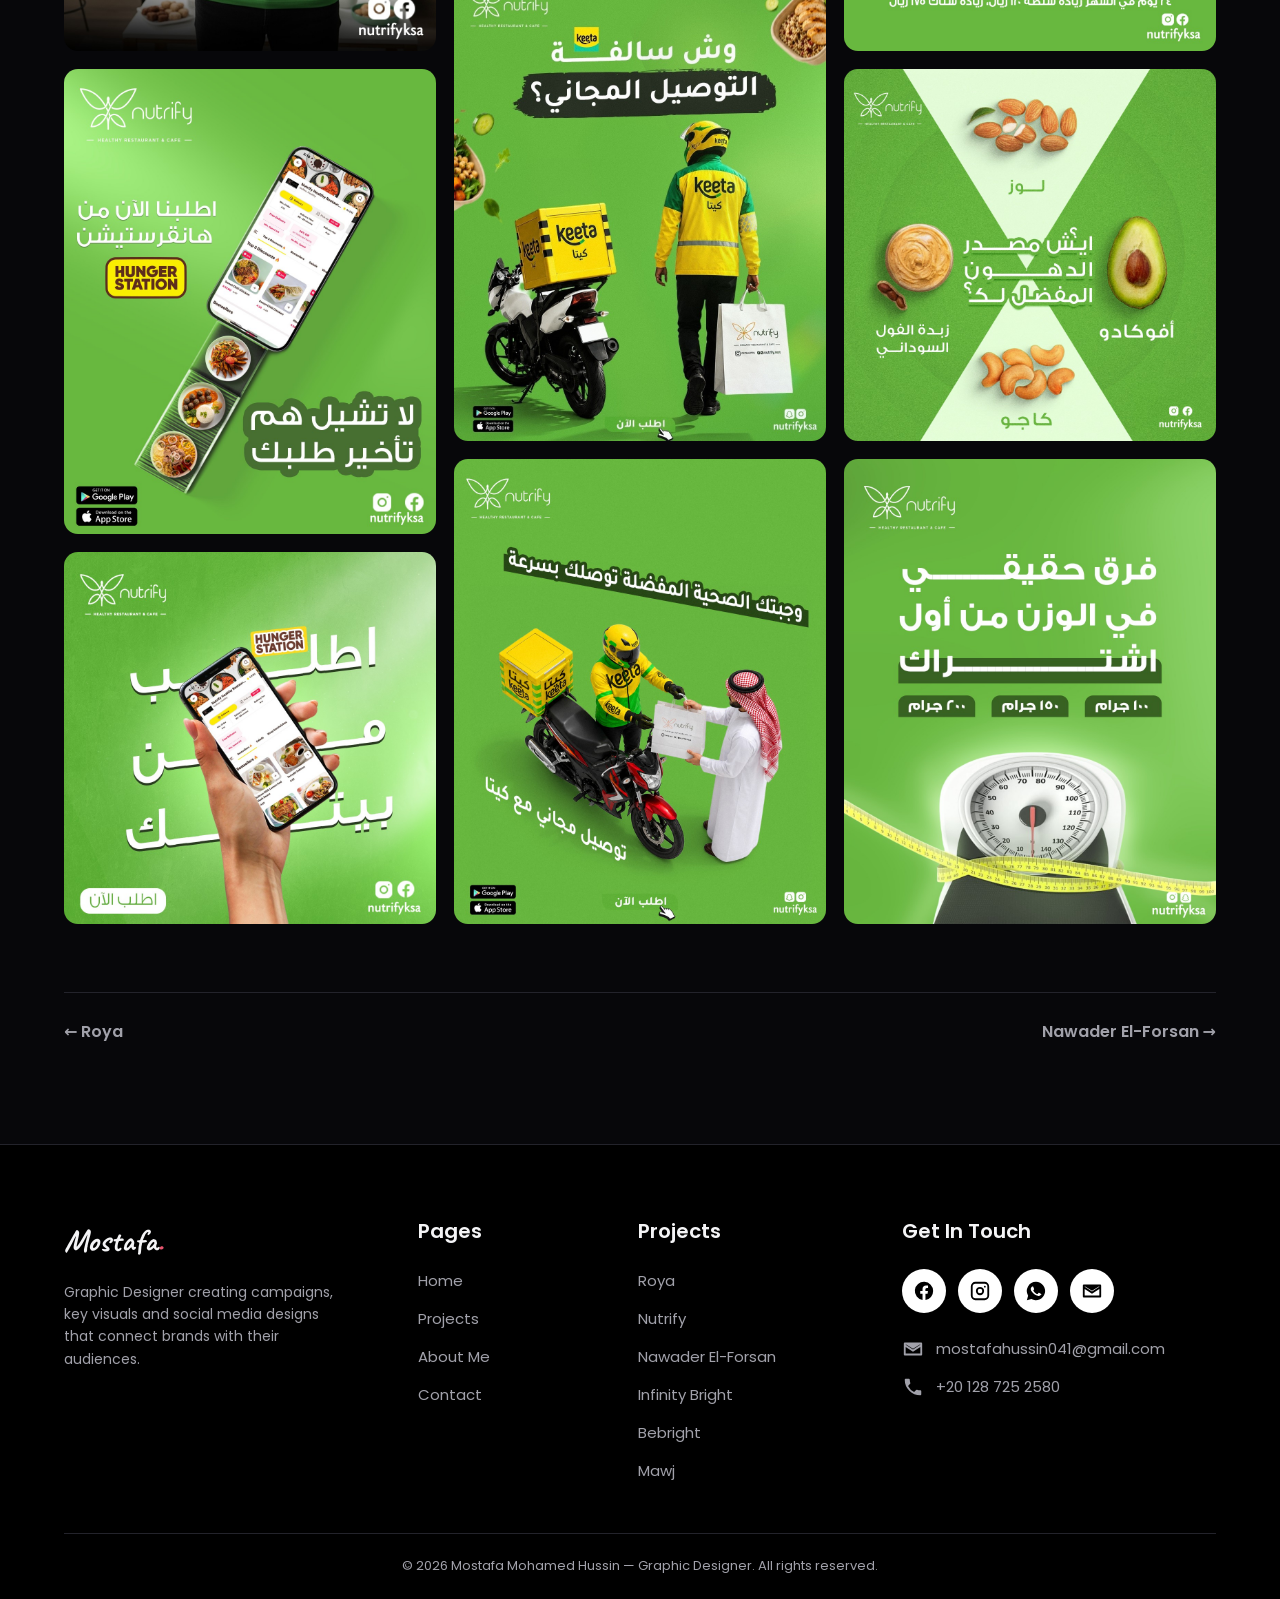
<file: nutrify.html>
<!doctype html>
<html lang="en"><head><meta charset="utf-8"><meta name="viewport" content="width=device-width,initial-scale=1">
<title>Nutrify — Mostafa Hussin</title>
<link href="https://fonts.googleapis.com/css2?family=Caveat:wght@700&family=Poppins:wght@300;400;500;600;700;800&display=swap" rel="stylesheet">
<script>if(location.hash==='#x')document.documentElement.classList.add('xt')</script>
<link rel="stylesheet" href="style.css"></head><body><header class="nav solid"><div class="wrap">
  <a href="index.html" class="logo">Mostafa<span>.</span></a>
  <button class="burger" aria-label="menu">☰</button>
  <ul class="links">
    <li><a href="index.html">Home</a></li>
    <li><a href="index.html#work" class="on">Work</a></li>
    <li><a href="about.html">About Me</a></li>
    <li><a href="contact.html">Contact</a></li>
  </ul>
</div></header>
<header class="cover" data-cover="nutrify" style="background-image:url(img/brands/nutrify.jpg)"><div class="wrap">
  <a href="index.html#work" class="back">← All Projects</a>
  <div class="proj-head">
    <div><div class="eyebrow">Healthy Food</div><h2>Nutrify</h2><p class="sub">Fresh, vibrant social content for a healthy restaurant & meal-subscription brand.</p></div>
    <div class="proj-logo"><img src="img/logos/nutrify.png" alt="Nutrify logo"></div>
  </div>
</div></header>
<div class="page-top after-cover"><div class="wrap">
  <div class="count">12 designs</div>
  <div class="gallery"><img src="img/projects/nutrify/01.jpg" alt="Nutrify design 1" loading="lazy"><img src="img/projects/nutrify/02.jpg" alt="Nutrify design 2" loading="lazy"><img src="img/projects/nutrify/03.jpg" alt="Nutrify design 3" loading="lazy"><img src="img/projects/nutrify/04.jpg" alt="Nutrify design 4" loading="lazy"><img src="img/projects/nutrify/05.jpg" alt="Nutrify design 5" loading="lazy"><img src="img/projects/nutrify/06.jpg" alt="Nutrify design 6" loading="lazy"><img src="img/projects/nutrify/07.jpg" alt="Nutrify design 7" loading="lazy"><img src="img/projects/nutrify/08.jpg" alt="Nutrify design 8" loading="lazy"><img src="img/projects/nutrify/09.jpg" alt="Nutrify design 9" loading="lazy"><img src="img/projects/nutrify/10.jpg" alt="Nutrify design 10" loading="lazy"><img src="img/projects/nutrify/11.jpg" alt="Nutrify design 11" loading="lazy"><img src="img/projects/nutrify/12.jpg" alt="Nutrify design 12" loading="lazy"></div>
  <div class="pn"><a href="roya.html">← Roya</a><a href="nawader.html">Nawader El-Forsan →</a></div>
</div></div>
<footer class="foot"><div class="wrap">
  <div class="foot-grid">
    <div class="fcol brandcol">
      <a href="index.html" class="logo">Mostafa<span>.</span></a>
      <p>Graphic Designer creating campaigns, key visuals and social media designs that connect brands with their audiences.</p>
    </div>
    <div class="fcol"><h4>Pages</h4>
      <a href="index.html">Home</a><a href="index.html#work">Projects</a><a href="about.html">About Me</a><a href="contact.html">Contact</a></div>
    <div class="fcol"><h4>Projects</h4>
      <a href="roya.html">Roya</a><a href="nutrify.html">Nutrify</a><a href="nawader.html">Nawader El-Forsan</a><a href="infinity.html">Infinity Bright</a><a href="bebright.html">Bebright</a><a href="mawj.html">Mawj</a></div>
    <div class="fcol"><h4>Get In Touch</h4>
      <div class="soc">
        <a href="https://www.facebook.com/mostafa.hussin.355" target="_blank" rel="noopener" aria-label="Facebook"><svg viewBox="0 0 24 24"><path d="M22 12a10 10 0 1 0-11.6 9.9v-7H7.9V12h2.5V9.8c0-2.5 1.5-3.9 3.8-3.9 1.1 0 2.2.2 2.2.2v2.5h-1.3c-1.200 0-1.600.8-1.600 1.600V12h2.800l-.4 2.900h-2.300v7A10 10 0 0 0 22 12z"/></svg></a>
        <a href="https://www.instagram.com/mostafa_hussin98/" target="_blank" rel="noopener" aria-label="Instagram"><svg viewBox="0 0 24 24"><path d="M7 2h10a5 5 0 0 1 5 5v10a5 5 0 0 1-5 5H7a5 5 0 0 1-5-5V7a5 5 0 0 1 5-5zm0 2a3 3 0 0 0-3 3v10a3 3 0 0 0 3 3h10a3 3 0 0 0 3-3V7a3 3 0 0 0-3-3H7zm5 3.500a4.500 4.500 0 1 1 0 9 4.500 4.500 0 0 1 0-9zm0 2a2.500 2.500 0 1 0 0 5 2.500 2.500 0 0 0 0-5zm5.300-3.200a1 1 0 1 1 0 2 1 1 0 0 1 0-2z"/></svg></a>
        <a href="https://wa.me/201287252580" target="_blank" rel="noopener" aria-label="WhatsApp"><svg viewBox="0 0 24 24"><path d="M12 2a10 10 0 0 0-8.6 15.1L2 22l5-1.3A10 10 0 1 0 12 2zm5.200 14.200c-.2.6-1.300 1.200-1.800 1.200-.5.100-1 .2-3.300-.7-2.800-1.200-4.600-4-4.700-4.200-.1-.2-1.100-1.500-1.100-2.800s.7-2 1-2.200c.2-.3.500-.3.700-.3h.5c.2 0 .4 0 .6.500l.8 2c.1.200.1.300 0 .5l-.3.400-.4.500c-.1.100-.3.300-.1.600.2.300.8 1.300 1.700 2.100 1.200 1 2.100 1.300 2.400 1.500.3.100.5.100.6-.1l.9-1.100c.2-.3.400-.2.600-.1l1.900.9c.3.100.5.200.5.300.1.200.1.700-.1 1.200z"/></svg></a>
        <a href="mailto:mostafahussin041@gmail.com" aria-label="Email"><svg viewBox="0 0 24 24"><path d="M3 5h18a1 1 0 0 1 1 1v12a1 1 0 0 1-1 1H3a1 1 0 0 1-1-1V6a1 1 0 0 1 1-1zm9 6.800L4.500 7H4v.4l8 5.200 8-5.200V7h-.5L12 11.800zM4 9.800V17h16V9.800l-8 5.200-8-5.200z"/></svg></a>
      </div>
      <a class="ci" href="mailto:mostafahussin041@gmail.com"><svg viewBox="0 0 24 24"><path d="M3 5h18a1 1 0 0 1 1 1v12a1 1 0 0 1-1 1H3a1 1 0 0 1-1-1V6a1 1 0 0 1 1-1zm9 6.800L4.500 7H4v.4l8 5.200 8-5.200V7h-.5L12 11.800zM4 9.800V17h16V9.800l-8 5.200-8-5.200z"/></svg>mostafahussin041@gmail.com</a>
      <a class="ci" href="https://wa.me/201287252580" target="_blank" rel="noopener"><svg viewBox="0 0 24 24"><path d="M6.600 10.800a15 15 0 0 0 6.600 6.600l2.200-2.200a1 1 0 0 1 1-.25 11.400 11.400 0 0 0 3.600.57 1 1 0 0 1 1 1V20a1 1 0 0 1-1 1A17 17 0 0 1 3 4a1 1 0 0 1 1-1h3.500a1 1 0 0 1 1 1c0 1.250.2 2.450.57 3.570a1 1 0 0 1-.25 1z"/></svg>+20 128 725 2580</a>
    </div>
  </div>
  <div class="copy">© 2026 Mostafa Mohamed Hussin — Graphic Designer. All rights reserved.</div>
</div></footer>
<a class="wa-float" href="https://wa.me/201287252580?text=Hello%20Mostafa%2C%20I%20saw%20your%20portfolio%20and%20I%27d%20like%20to%20talk%20about%20a%20project." target="_blank" rel="noopener" aria-label="WhatsApp"><svg viewBox="0 0 24 24"><path d="M12 2a10 10 0 0 0-8.6 15.1L2 22l5-1.3A10 10 0 1 0 12 2zm5.2 14.2c-.2.6-1.3 1.2-1.8 1.2-.5.1-1 .2-3.3-.7-2.8-1.2-4.6-4-4.7-4.2-.1-.2-1.1-1.5-1.1-2.8s.7-2 1-2.2c.2-.3.5-.3.7-.3h.5c.2 0 .4 0 .6.5l.8 2c.1.2.1.3 0 .5l-.3.4-.4.5c-.1.1-.3.3-.1.6.2.3.8 1.3 1.7 2.1 1.2 1 2.1 1.3 2.4 1.5.3.1.5.1.6-.1l.9-1.100c.2-.3.4-.2.6-.1l1.9.9c.3.1.5.2.5.3.1.2.1.7-.1 1.2z"/></svg></a>
<script src="script.js"></script><script src="extras.js"></script></body></html>
</file>
<file: style.css>
:root{--bg:#07070a;--card:#111116;--text:#f4f4f6;--muted:#a1a1aa;--accent:#e8566f;--accent2:#ff8a5c;--line:#23232b}
*{box-sizing:border-box;margin:0;padding:0}
html{scroll-behavior:smooth}
body{font-family:'Poppins',system-ui,sans-serif;background:var(--bg);color:var(--text);line-height:1.6;overflow-x:hidden}
a{color:inherit;text-decoration:none}
img{max-width:100%;display:block}
.wrap{max-width:1200px;margin:0 auto;padding:0 24px}

/* NAV */
.nav{position:fixed;top:0;left:0;right:0;z-index:50;padding:18px 0;transition:.3s}
.nav.solid{background:rgba(7,7,10,.85);backdrop-filter:blur(12px);border-bottom:1px solid var(--line)}
.nav .wrap{display:flex;justify-content:space-between;align-items:center}
.logo{font-family:'Caveat',cursive;font-size:30px;font-weight:700}
.logo span{color:var(--accent)}
.links{display:flex;gap:32px;list-style:none}
.links a{font-size:14px;font-weight:500;color:var(--muted);position:relative;padding:4px 0;transition:.2s}
.links a:hover,.links a.on{color:var(--text)}
.links a.on::after{content:"";position:absolute;left:0;bottom:-2px;width:100%;height:2px;background:var(--accent)}
.burger{display:none;background:none;border:0;color:var(--text);font-size:26px;cursor:pointer}

/* HERO */
.hero{position:relative;min-height:100vh;display:flex;align-items:center;justify-content:center;text-align:center;overflow:hidden}
.collage{position:absolute;top:-35%;bottom:-35%;left:-12%;right:-12%;display:flex;gap:16px;transform:rotate(-9deg)}
.ccol{flex:1;min-width:0;overflow:hidden}
.ctrack{display:flex;flex-direction:column;animation:up 70s linear infinite;will-change:transform}
.ccol.dn .ctrack{animation-name:down}
.ctile{display:block;width:100%;aspect-ratio:4/5;object-fit:cover;border-radius:12px;margin-bottom:16px;background:#111}
@keyframes up{to{transform:translateY(-50%)}}
@keyframes down{from{transform:translateY(-50%)}to{transform:none}}
@media(prefers-reduced-motion:reduce){.ctrack{animation:none}}
.hero::after{content:"";position:absolute;inset:0;background:radial-gradient(ellipse 55% 60% at center,rgba(7,7,10,.82) 0%,rgba(7,7,10,.55) 60%,rgba(7,7,10,.30) 100%),linear-gradient(to bottom,rgba(7,7,10,.45) 0,transparent 18%,transparent 78%,var(--bg))}
.hero-in{position:relative;z-index:2;padding:0 24px}
.hello{font-family:'Caveat',cursive;font-size:34px;color:var(--accent);margin-bottom:4px}
.hero h1{font-size:clamp(44px,8vw,96px);font-weight:800;line-height:1.05;letter-spacing:-2px}
.role{margin-top:14px;font-size:clamp(18px,2.6vw,28px);font-weight:300;letter-spacing:8px;text-transform:uppercase;color:var(--accent)}
.swoosh{width:140px;height:10px;margin:18px auto 0;background:#fff;border-radius:50%/100% 100% 0 0;clip-path:ellipse(50% 100% at 50% 0)}
.tag{max-width:560px;margin:22px auto 0;color:#d4d4d8;font-size:16px}
.cta{display:flex;gap:14px;justify-content:center;margin-top:34px;flex-wrap:wrap}
.btn{padding:14px 30px;border-radius:999px;font-weight:600;font-size:14px;transition:.25s;border:2px solid var(--accent)}
.btn.fill{background:var(--accent)}
.btn.fill:hover{background:var(--accent2);border-color:var(--accent2);transform:translateY(-3px)}
.btn.ghost:hover{background:var(--accent);transform:translateY(-3px)}
.scroll{position:absolute;bottom:26px;left:50%;z-index:3;width:24px;height:40px;border:2px solid #fff8;border-radius:14px;transform:translateX(-50%)}
.scroll::after{content:"";position:absolute;top:7px;left:50%;width:4px;height:8px;margin-left:-2px;background:#fff;border-radius:2px;animation:sc 1.6s infinite}
@keyframes sc{to{transform:translateY(14px);opacity:0}}

/* SECTIONS */
section{padding:100px 0}
.eyebrow{display:flex;align-items:center;gap:12px;color:var(--accent);font-weight:600;font-size:14px;letter-spacing:3px;text-transform:uppercase}
.eyebrow::before{content:"";width:40px;height:3px;background:var(--accent)}
h2{font-size:clamp(32px,5vw,54px);font-weight:700;margin:10px 0 14px;line-height:1.15}
.sub{color:var(--muted);max-width:600px}

/* BRANDS */
.brands{display:grid;grid-template-columns:repeat(3,1fr);gap:22px;margin-top:50px}
.brand{position:relative;aspect-ratio:4/5;border-radius:18px;overflow:hidden;background-size:cover;background-position:center;display:flex;align-items:flex-end;isolation:isolate;transition:.4s}
.brand::before{content:"";position:absolute;inset:0;background:linear-gradient(to top,rgba(0,0,0,.85),transparent 55%);z-index:-1}
.brand:hover{transform:translateY(-8px);box-shadow:0 24px 50px -12px var(--c,#000)}
.brand-in{padding:26px}
.brand small{color:var(--accent2);font-weight:600;letter-spacing:2px;text-transform:uppercase;font-size:11px}
.brand h3{font-size:26px;margin:2px 0 6px}
.brand p{font-size:13px;color:#d4d4d8;opacity:0;max-height:0;transition:.4s}
.brand:hover p{opacity:1;max-height:90px}

/* MARQUEE */
.partners{padding:60px 0;border-block:1px solid var(--line);overflow:hidden;background:#0b0b0f}
.partners p{text-align:center;color:var(--muted);letter-spacing:4px;font-size:12px;text-transform:uppercase;margin-bottom:34px}
.track{display:flex;width:max-content;animation:run 28s linear infinite}
.partners:hover .track{animation-play-state:paused}
.track .lg{height:64px;min-width:220px;margin:0 38px;display:flex;align-items:center;justify-content:center;font-weight:800;font-size:26px;color:#fff;opacity:.75;transition:.3s}
.track .lg:hover{opacity:1;transform:scale(1.08)}
.track .lg img{max-height:64px;width:auto;filter:brightness(0) invert(1)}
@keyframes run{to{transform:translateX(-50%)}}

/* STATS */
.stats{display:grid;grid-template-columns:repeat(4,1fr);gap:20px;text-align:center}
.stat b{font-size:56px;font-weight:800;background:linear-gradient(90deg,var(--accent),var(--accent2));-webkit-background-clip:text;color:transparent;display:block;line-height:1.1}
.stat span{color:var(--muted);font-size:14px}

/* ABOUT */
.page-top{padding:160px 0 40px}
.about-grid{display:grid;grid-template-columns:1fr 1.3fr;gap:60px;align-items:center}
.photo{aspect-ratio:1;border-radius:24px;background:url(img/me.jpg) center/cover,linear-gradient(135deg,#2a0f16,var(--accent));position:relative;display:flex;align-items:center;justify-content:center;font-size:90px;font-weight:800;color:#fff3}
.photo::after{content:"";position:absolute;inset:14px -14px -14px 14px;border:2px solid var(--accent);border-radius:24px;z-index:-1}
.about-grid p{color:#d4d4d8;margin-bottom:16px}
.cols{display:grid;grid-template-columns:1fr 1fr;gap:50px;margin-top:20px}
.title{display:flex;align-items:center;gap:12px;font-size:30px;font-weight:600;margin-bottom:26px}
.title::before{content:"";width:40px;height:4px;background:var(--accent)}
.tl{border-left:2px solid var(--line);padding-left:26px}
.item{position:relative;padding-bottom:28px}
.item::before{content:"";position:absolute;left:-34px;top:6px;width:14px;height:14px;border-radius:50%;background:var(--accent);box-shadow:0 0 0 5px #e8566f33}
.item .d{color:var(--accent);font-size:13px;font-weight:600}
.item h4{font-size:16px;letter-spacing:.5px}
.item p{color:var(--muted);font-size:14px}
.skills{display:flex;flex-wrap:wrap;gap:12px}
.skill{padding:10px 22px;border:1px solid var(--line);border-radius:999px;background:var(--card);font-size:14px;transition:.25s}
.skill:hover{border-color:var(--accent);color:var(--accent);transform:translateY(-3px)}

/* CONTACT */
.contact-grid{display:grid;grid-template-columns:repeat(4,1fr);gap:24px;margin-top:40px}
.c-card{background:var(--card);border:1px solid var(--line);border-radius:22px;padding:40px 22px;text-align:center;transition:.35s;position:relative;overflow:hidden}
.c-card::before{content:"";position:absolute;inset:0;background:var(--g);opacity:0;transition:.35s}
.c-card:hover{transform:translateY(-8px);border-color:transparent}
.c-card:hover::before{opacity:1}
.c-card>*{position:relative}
.ic{width:72px;height:72px;margin:0 auto 20px;border-radius:50%;background:var(--g);display:grid;place-items:center}
.ic svg{width:34px;height:34px;fill:#fff}
.c-card h3{font-size:22px}
.c-card p{color:var(--muted);font-size:14px;margin:6px 0 20px;overflow-wrap:anywhere}
.c-card:hover p{color:#fff}
.c-card .go{display:inline-block;padding:10px 24px;border-radius:999px;border:2px solid #fff6;font-size:13px;font-weight:600}
.big-wa{display:flex;align-items:center;justify-content:center;gap:12px;margin:50px auto 0;max-width:520px;padding:18px;border-radius:999px;background:#25d366;color:#04230f;font-weight:700;font-size:18px;transition:.3s}
.big-wa:hover{transform:scale(1.04);box-shadow:0 0 40px #25d36688}

footer{padding:40px 0;border-top:1px solid var(--line);text-align:center;color:var(--muted);font-size:13px}
.reveal{opacity:0;transform:translateY(40px);transition:1s cubic-bezier(.2,.7,.2,1)}
.reveal.in{opacity:1;transform:none}

@media(max-width:900px){
 .collage{gap:10px;left:-25%;right:-25%}.ccol:nth-child(n+4){display:none}
 .brands,.contact-grid{grid-template-columns:1fr 1fr}
 .about-grid,.cols{grid-template-columns:1fr}
 .stats{grid-template-columns:1fr 1fr;gap:34px}
 .burger{display:block}
 .links{position:fixed;top:0;right:-100%;height:100vh;width:70%;background:#0b0b0f;flex-direction:column;justify-content:center;align-items:center;transition:.4s}
 .links.open{right:0}
}
@media(max-width:560px){.brands,.contact-grid{grid-template-columns:1fr}.role{letter-spacing:4px}}

/* FLOATING WHATSAPP */
.wa-float{position:fixed;right:22px;bottom:22px;z-index:90;width:62px;height:62px;border-radius:50%;background:#25d366;display:grid;place-items:center;box-shadow:0 8px 26px #25d36688;transition:.25s}
.wa-float svg{width:34px;height:34px;fill:#fff;position:relative}
.wa-float::before,.wa-float::after{content:"";position:absolute;inset:0;border-radius:50%;background:#25d366;opacity:.5;z-index:-1;animation:ring 2.4s ease-out infinite}
.wa-float::after{animation-delay:1.2s}
.wa-float:hover{transform:scale(1.1)}
@keyframes ring{to{transform:scale(1.9);opacity:0}}

/* brand card link */
.brand .more{display:inline-block;margin-top:10px;font-size:13px;font-weight:600;color:var(--accent2);opacity:0;transform:translateX(-8px);transition:.35s}
.brand:hover .more{opacity:1;transform:none}
@media(hover:none){.brand .more,.brand p{opacity:1;max-height:90px;transform:none}}

/* PROJECT PAGES */
.back{display:inline-block;color:var(--muted);font-size:14px;margin-bottom:26px;transition:.2s}
.back:hover{color:var(--accent);transform:translateX(-4px)}
.proj-head{display:flex;justify-content:space-between;align-items:center;gap:30px;flex-wrap:wrap;padding-bottom:26px;border-bottom:1px solid var(--line)}
.proj-logo img{max-height:80px;width:auto;opacity:.9}
.count{color:var(--muted);font-size:13px;letter-spacing:2px;text-transform:uppercase;margin:22px 0 26px}
.gallery{columns:3 280px;column-gap:18px}
.gallery img{width:100%;margin-bottom:18px;border-radius:14px;cursor:zoom-in;break-inside:avoid;background:var(--card);transition:.35s}
.gallery img:hover{transform:scale(1.02);box-shadow:0 20px 40px -14px #000}
.gallery.one{columns:1;max-width:760px;margin:0 auto}
.sec-t{font-size:24px;margin:34px 0 20px;display:flex;align-items:center;gap:12px}
.sec-t::before{content:"";width:34px;height:4px;background:var(--accent)}
.pn{display:flex;justify-content:space-between;margin-top:50px;padding-top:26px;border-top:1px solid var(--line)}
.pn a{font-weight:600;color:var(--muted);transition:.2s}
.pn a:hover{color:var(--accent)}

/* LIGHTBOX */
.lb{position:fixed;inset:0;z-index:200;background:rgba(0,0,0,.94);display:none;align-items:center;justify-content:center}
.lb.on{display:flex}
.lb img{max-width:92vw;max-height:90vh;border-radius:10px}
.lb button{position:absolute;background:#ffffff18;border:0;color:#fff;font-size:30px;width:52px;height:52px;border-radius:50%;cursor:pointer}
.lb button:hover{background:var(--accent)}
.lb .x{top:20px;right:20px}.lb .p{left:20px;top:50%}.lb .n{right:20px;top:50%}

/* FOOTER */
.foot{margin-top:60px;padding:70px 0 0;background:#000;border-top:1px solid var(--line);text-align:left;color:var(--text);font-size:15px}
.foot-grid{display:grid;grid-template-columns:1.4fr .8fr 1fr 1.4fr;gap:40px}
.fcol{display:flex;flex-direction:column;gap:14px}
.fcol h4{font-size:20px;font-weight:600;margin-bottom:8px}
.fcol>a{color:var(--muted);transition:.2s;width:max-content}
.fcol>a:hover{color:var(--accent);transform:translateX(4px)}
.brandcol p{color:var(--muted);font-size:14px;max-width:280px}
.soc{display:flex;gap:12px;flex-wrap:wrap;margin-bottom:10px}
.soc a{width:44px;height:44px;border-radius:50%;background:#fff;display:grid;place-items:center;transition:.25s}
.soc a svg{width:22px;height:22px;fill:#000}
.soc a:hover{background:var(--accent);transform:translateY(-4px)}
.soc a:hover svg{fill:#fff}
.ci{display:flex;align-items:center;gap:12px;color:var(--muted);transition:.2s;overflow-wrap:anywhere}
.ci svg{width:22px;height:22px;fill:var(--muted);flex:none}
.ci:hover{color:var(--text)}
.copy{margin-top:50px;padding:22px 0;border-top:1px solid var(--line);text-align:center;color:var(--muted);font-size:13px}
@media(max-width:900px){.foot-grid{grid-template-columns:1fr 1fr}}
@media(max-width:560px){.foot-grid{grid-template-columns:1fr}}
.fcol>a.logo{color:var(--text);font-size:32px}.fcol>a.logo:hover{transform:none;color:var(--text)}

/* ABOUT TEASER (home) */
.about-tease{background:linear-gradient(180deg,var(--bg),#0b0b0f 50%,var(--bg))}
.at-grid{display:grid;grid-template-columns:.9fr 1.1fr;gap:70px;align-items:center}
.at-photo{position:relative;aspect-ratio:4/5;max-width:440px;width:100%;justify-self:center}
.at-photo img{width:100%;height:100%;object-fit:cover;border-radius:26px;background:#000}
.at-photo::before{content:"";position:absolute;inset:18px -18px -18px 18px;border:2px solid var(--accent);border-radius:26px;z-index:-1}
.at-badge{position:absolute;left:-22px;bottom:34px;background:var(--accent);padding:14px 20px;border-radius:16px;font-size:13px;line-height:1.3;font-weight:500;box-shadow:0 14px 34px -10px #e8566faa}
.at-badge b{display:block;font-size:34px;font-weight:800;line-height:1}
.at-text h2{font-size:clamp(28px,3.6vw,42px)}
.at-text p{color:#d4d4d8;max-width:560px}
.at-skills{margin-top:22px}
@media(max-width:900px){.at-grid{grid-template-columns:1fr;gap:50px}.at-badge{left:10px}.at-photo{max-width:340px}}

/* ===== LANGUAGE BUTTON ===== */
.links .lang{background:transparent;border:1.5px solid var(--accent);color:var(--text);font:600 13px 'Poppins',sans-serif;padding:7px 18px;border-radius:999px;cursor:pointer;transition:.25s}
.links .lang:hover{background:var(--accent)}

/* ===== ARABIC / RTL ===== */
html[lang=ar] *{font-family:'Cairo','Poppins',sans-serif;letter-spacing:0!important}
html[lang=ar] .links .lang{font-family:'Poppins',sans-serif}
html[lang=ar] .hello{font-size:30px}
html[lang=ar] .hero h1{line-height:1.25}
html[lang=ar] .role{text-transform:none}
.collage,.partners,.track{direction:ltr}
.c-card p,.ci{direction:ltr}
html[dir=rtl] .ci{justify-content:flex-end}
html[dir=rtl] .tl{border-left:0;border-right:2px solid var(--line);padding-left:0;padding-right:26px}
html[dir=rtl] .item::before{left:auto;right:-34px}
html[dir=rtl] .photo::after{inset:14px 14px -14px -14px}
html[dir=rtl] .at-photo::before{inset:18px 18px -18px -18px}
html[dir=rtl] .at-badge{left:auto;right:-22px}
html[dir=rtl] .brand .more{transform:translateX(8px)}
html[dir=rtl] .brand:hover .more{transform:none}
html[dir=rtl] .fcol>a:hover{transform:translateX(-4px)}
html[dir=rtl] .back:hover{transform:translateX(4px)}
html[dir=rtl] .eyebrow,html[dir=rtl] .at-text .eyebrow{letter-spacing:0}
@media(max-width:900px){html[dir=rtl] .at-badge{right:10px}}

/* ===== PROJECT COVER ===== */
.cover{position:relative;min-height:66vh;padding:140px 0 56px;display:flex;align-items:flex-end;background-size:cover;background-position:center 30%;background-color:#000;isolation:isolate;overflow:hidden}
.cover::before{content:"";position:absolute;inset:0;z-index:-1;background:linear-gradient(to top,var(--bg) 2%,rgba(7,7,10,.45) 50%,rgba(7,7,10,.72))}
.cover>.wrap{width:100%;transition:opacity .6s .1s,transform .6s .1s}
.cover.pre>.wrap{opacity:0;transform:translateY(24px)}
.cover .proj-head{border-bottom:0;padding-bottom:0}
.cover .back{margin-bottom:34px}
.page-top.after-cover{padding-top:40px}
html.xt body{opacity:0}
body{transition:opacity .35s}

/* ===== TRANSITION CLONE ===== */
.xfade{position:fixed;z-index:999;background-size:cover;background-position:center 30%;background-color:#000;overflow:hidden;transition:top .6s cubic-bezier(.7,0,.2,1),left .6s cubic-bezier(.7,0,.2,1),width .6s cubic-bezier(.7,0,.2,1),height .6s cubic-bezier(.7,0,.2,1),border-radius .6s,opacity .35s;pointer-events:none}
.xfade .xo{position:absolute;inset:0;background:rgba(7,7,10,.62);opacity:0;transition:opacity .6s}

/* ===== CUSTOM CURSOR ===== */
html.has-cur,html.has-cur a,html.has-cur button,html.has-cur .gallery img,html.has-cur .brand{cursor:none}
.cur-dot,.cur-ring{position:fixed;top:0;left:0;z-index:2000;pointer-events:none;opacity:0;transition:opacity .25s}
html.cur-on .cur-dot,html.cur-on .cur-ring{opacity:1}
.cur-dot{width:7px;height:7px;border-radius:50%;background:var(--accent)}
.cur-ring{width:38px;height:38px;border:1.5px solid #fff;border-radius:50%;display:grid;place-items:center;mix-blend-mode:normal;transition:width .3s,height .3s,background .3s,border-color .3s,opacity .25s}
.cur-ring span{font:600 14px 'Poppins',sans-serif;color:#fff;opacity:0;transition:opacity .2s}
.cur-ring.link{width:58px;height:58px;border-color:var(--accent)}
.cur-ring.view{width:96px;height:96px;background:var(--accent);border-color:var(--accent)}
.cur-ring.view span{opacity:1}
.cur-ring.down{transform-origin:center}
html.has-cur .lb,html.has-cur .lb button{cursor:none}

html.cur-view .cur-dot{opacity:0!important}
</file>
